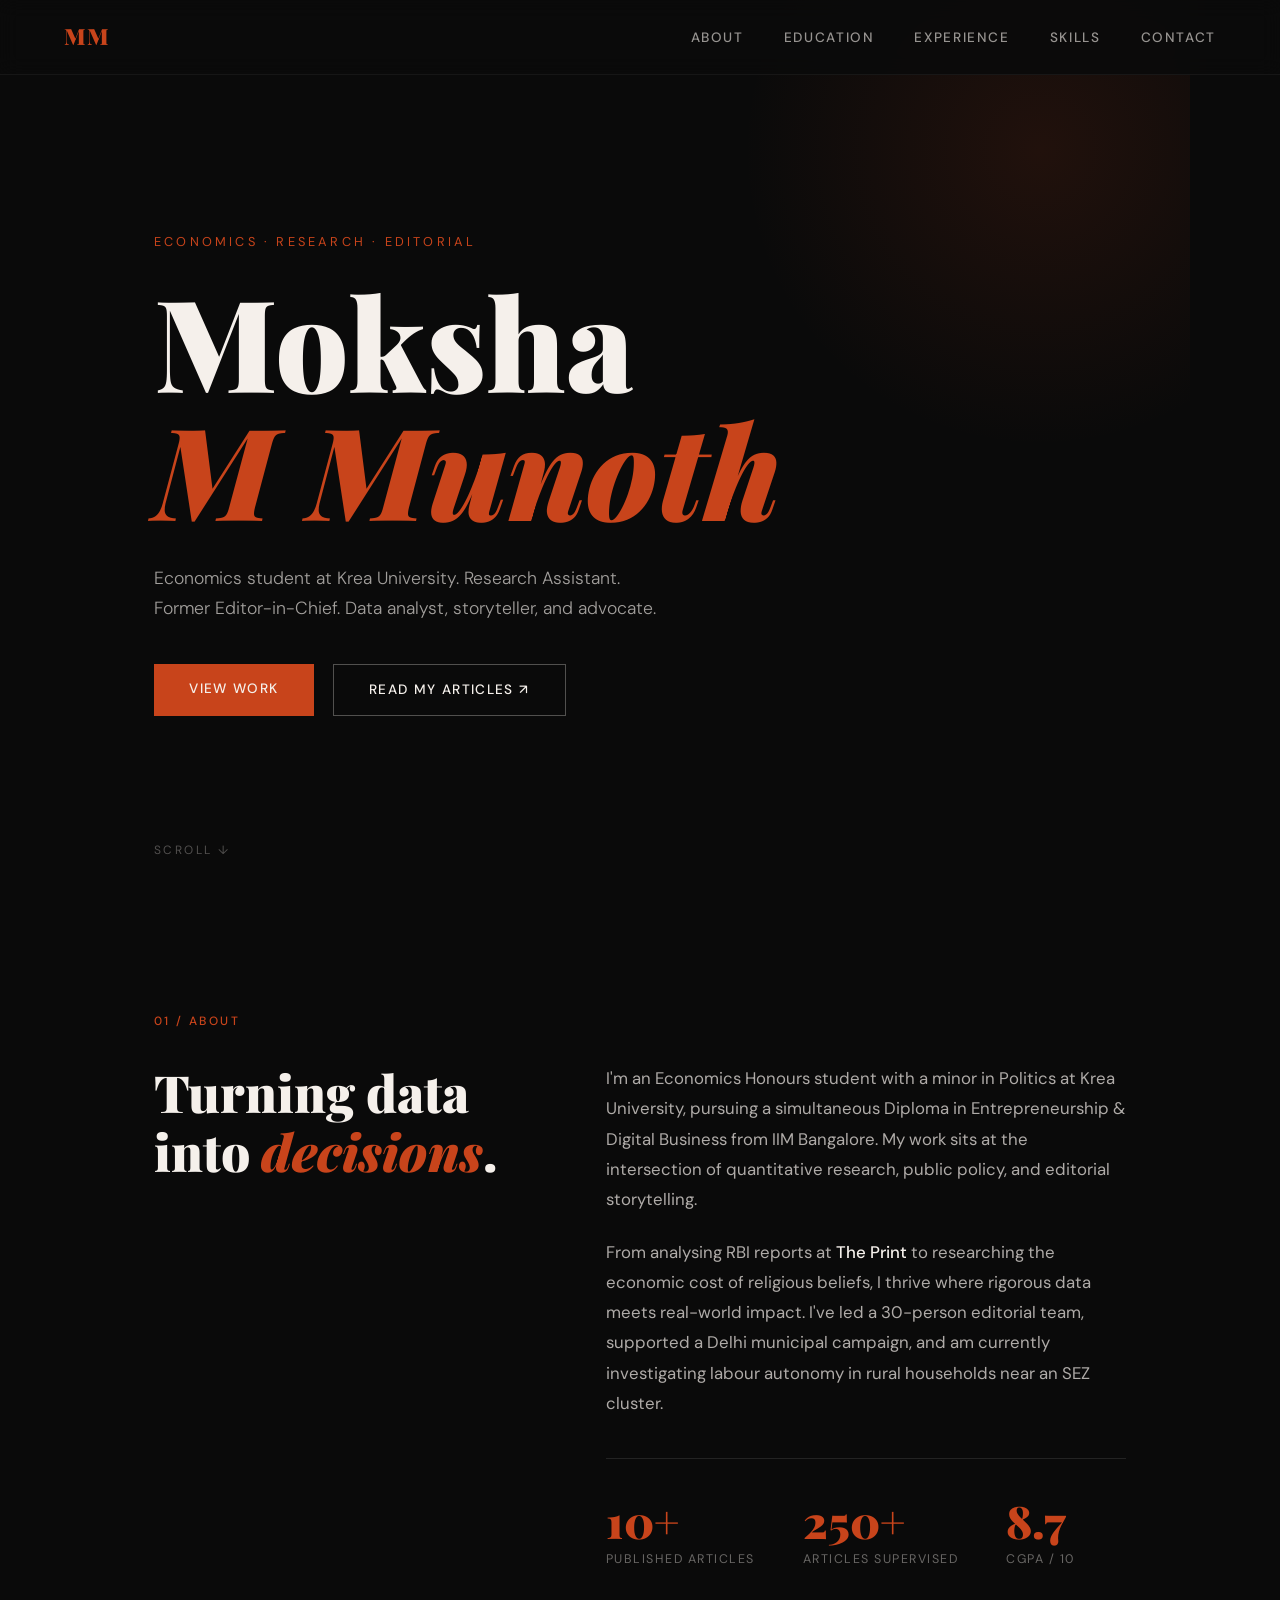
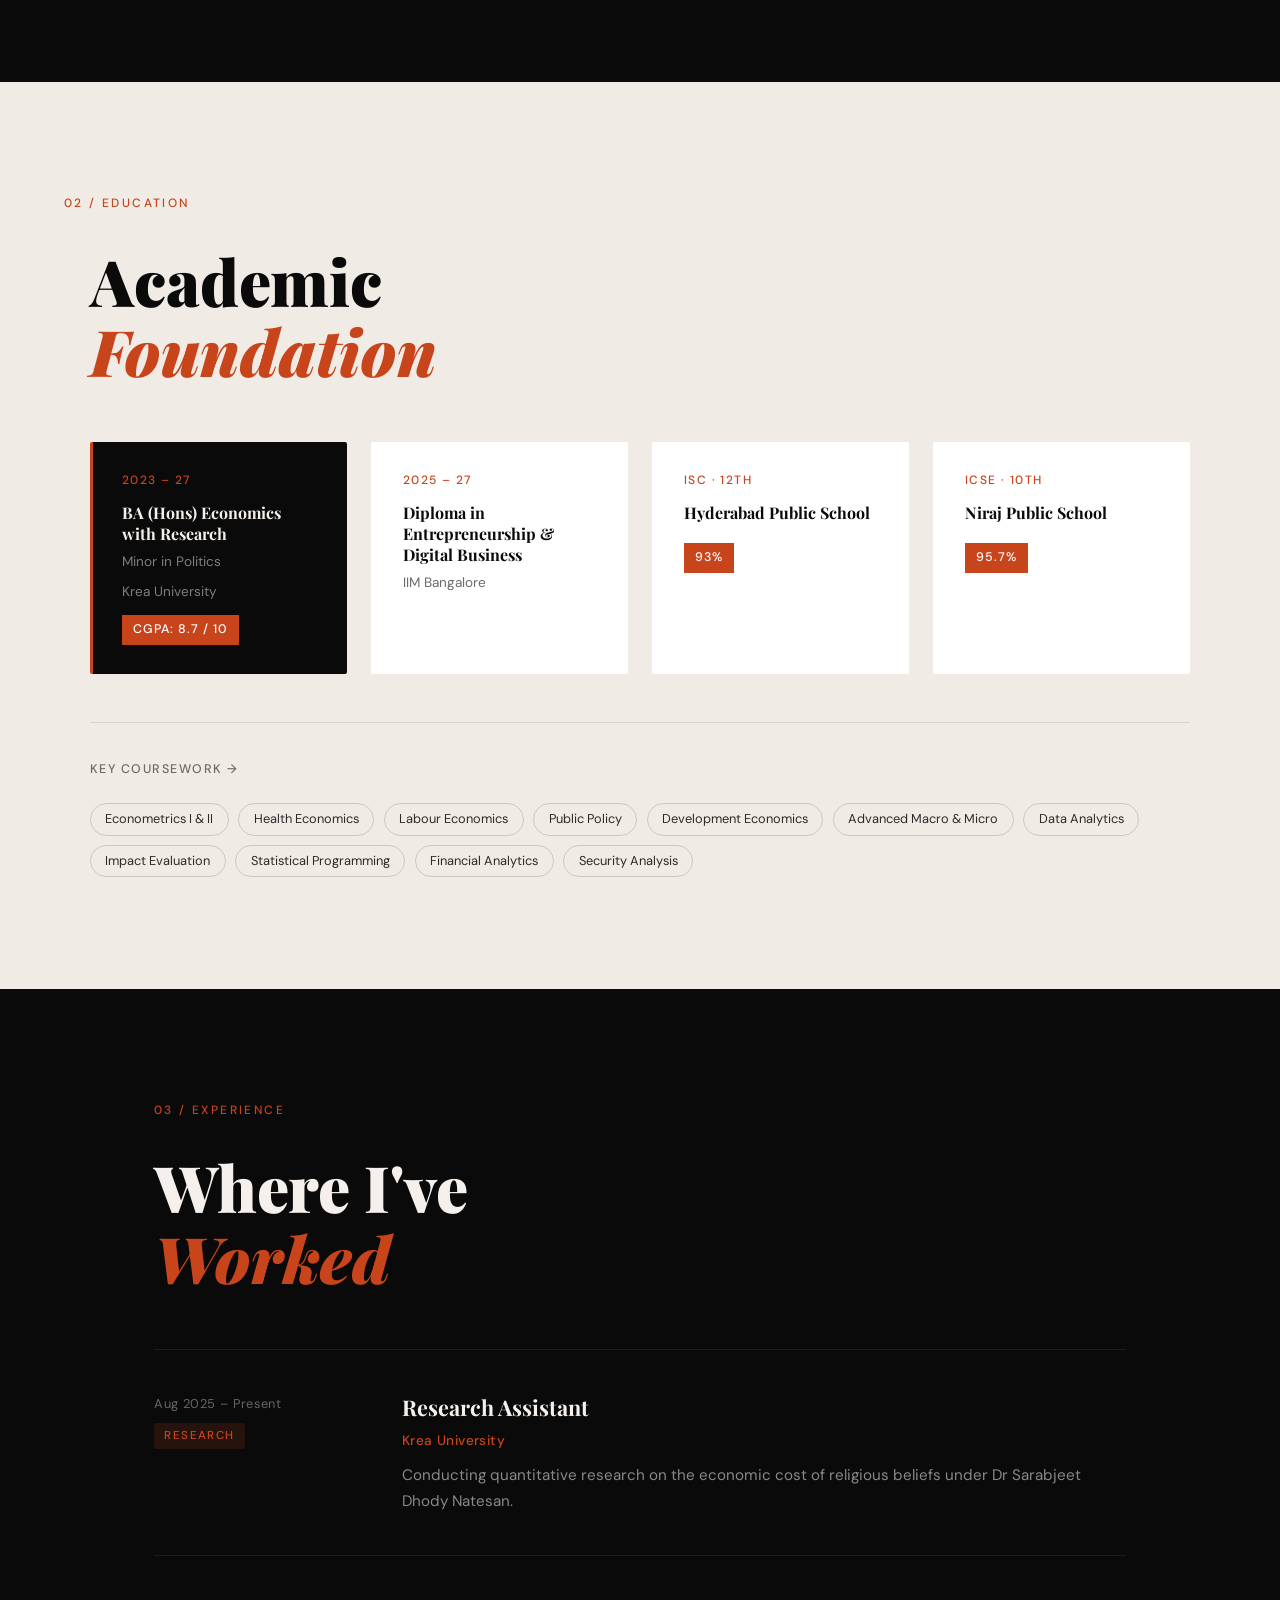
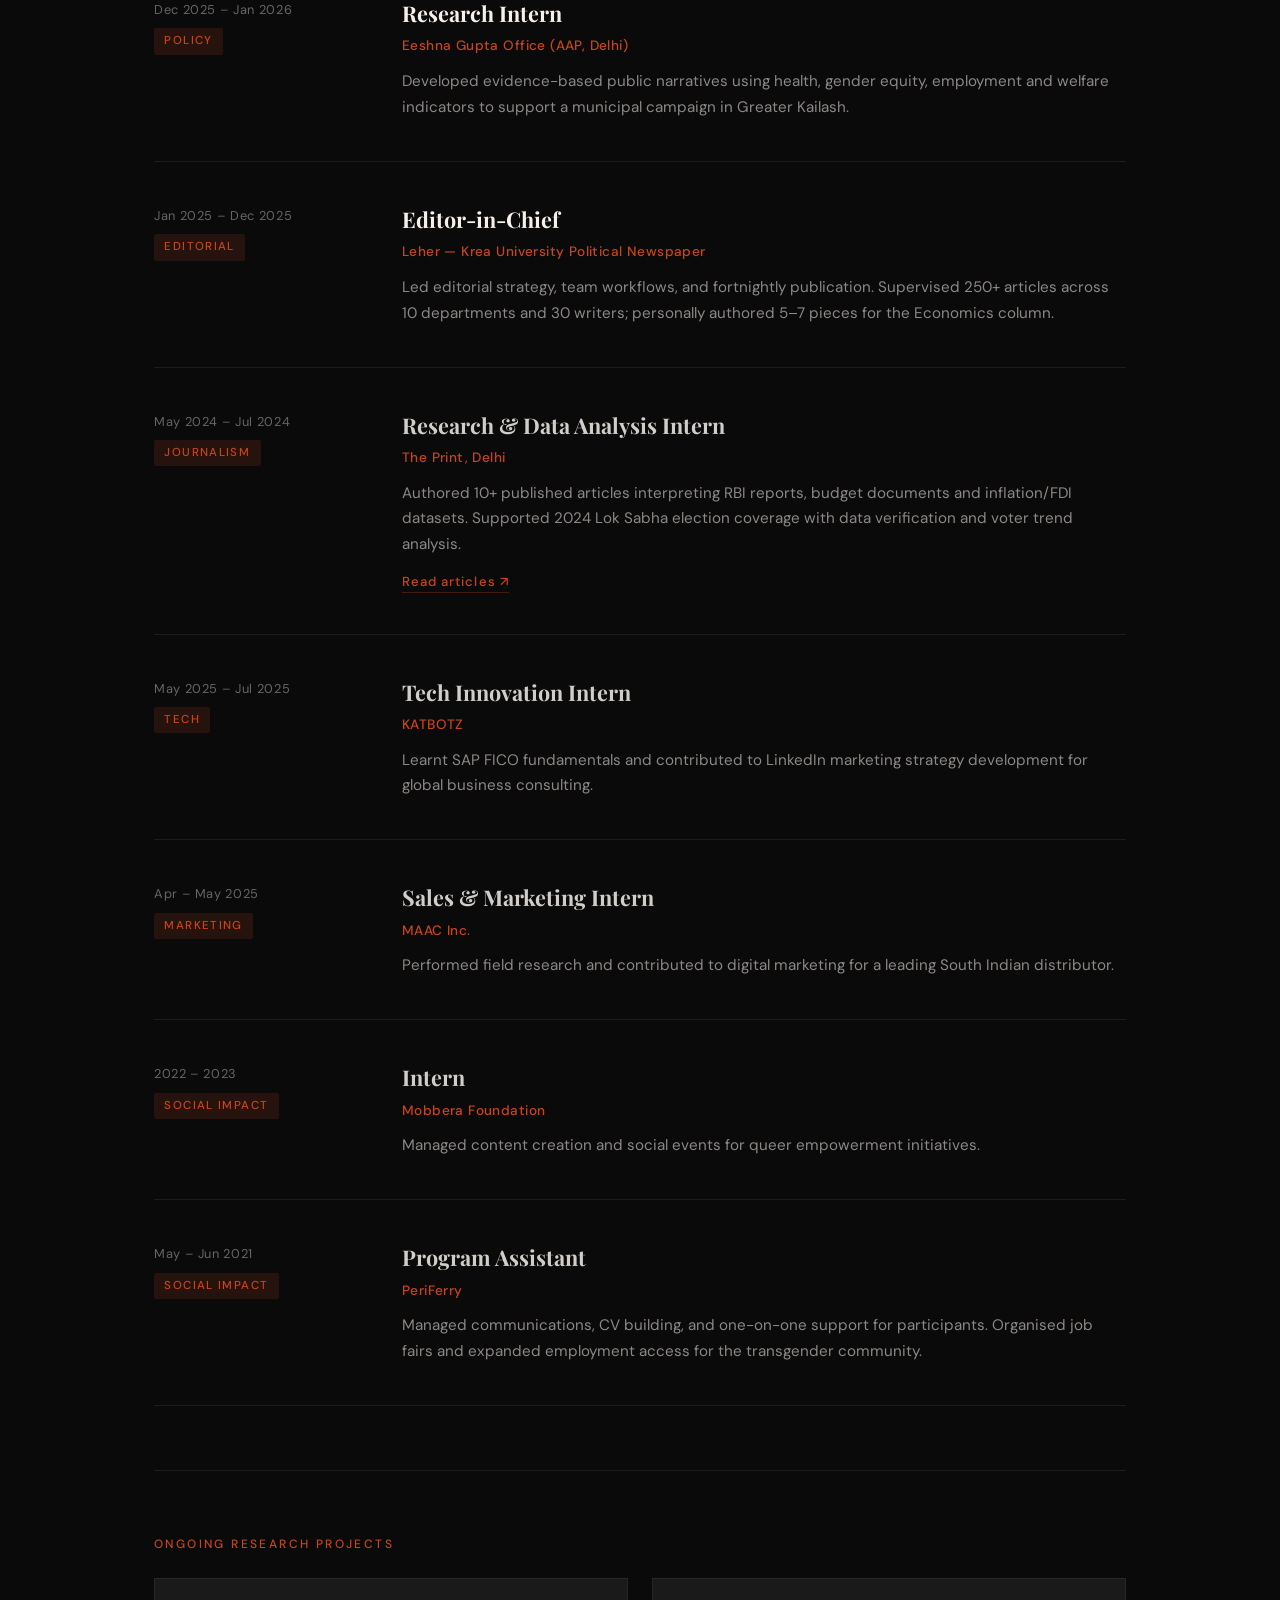
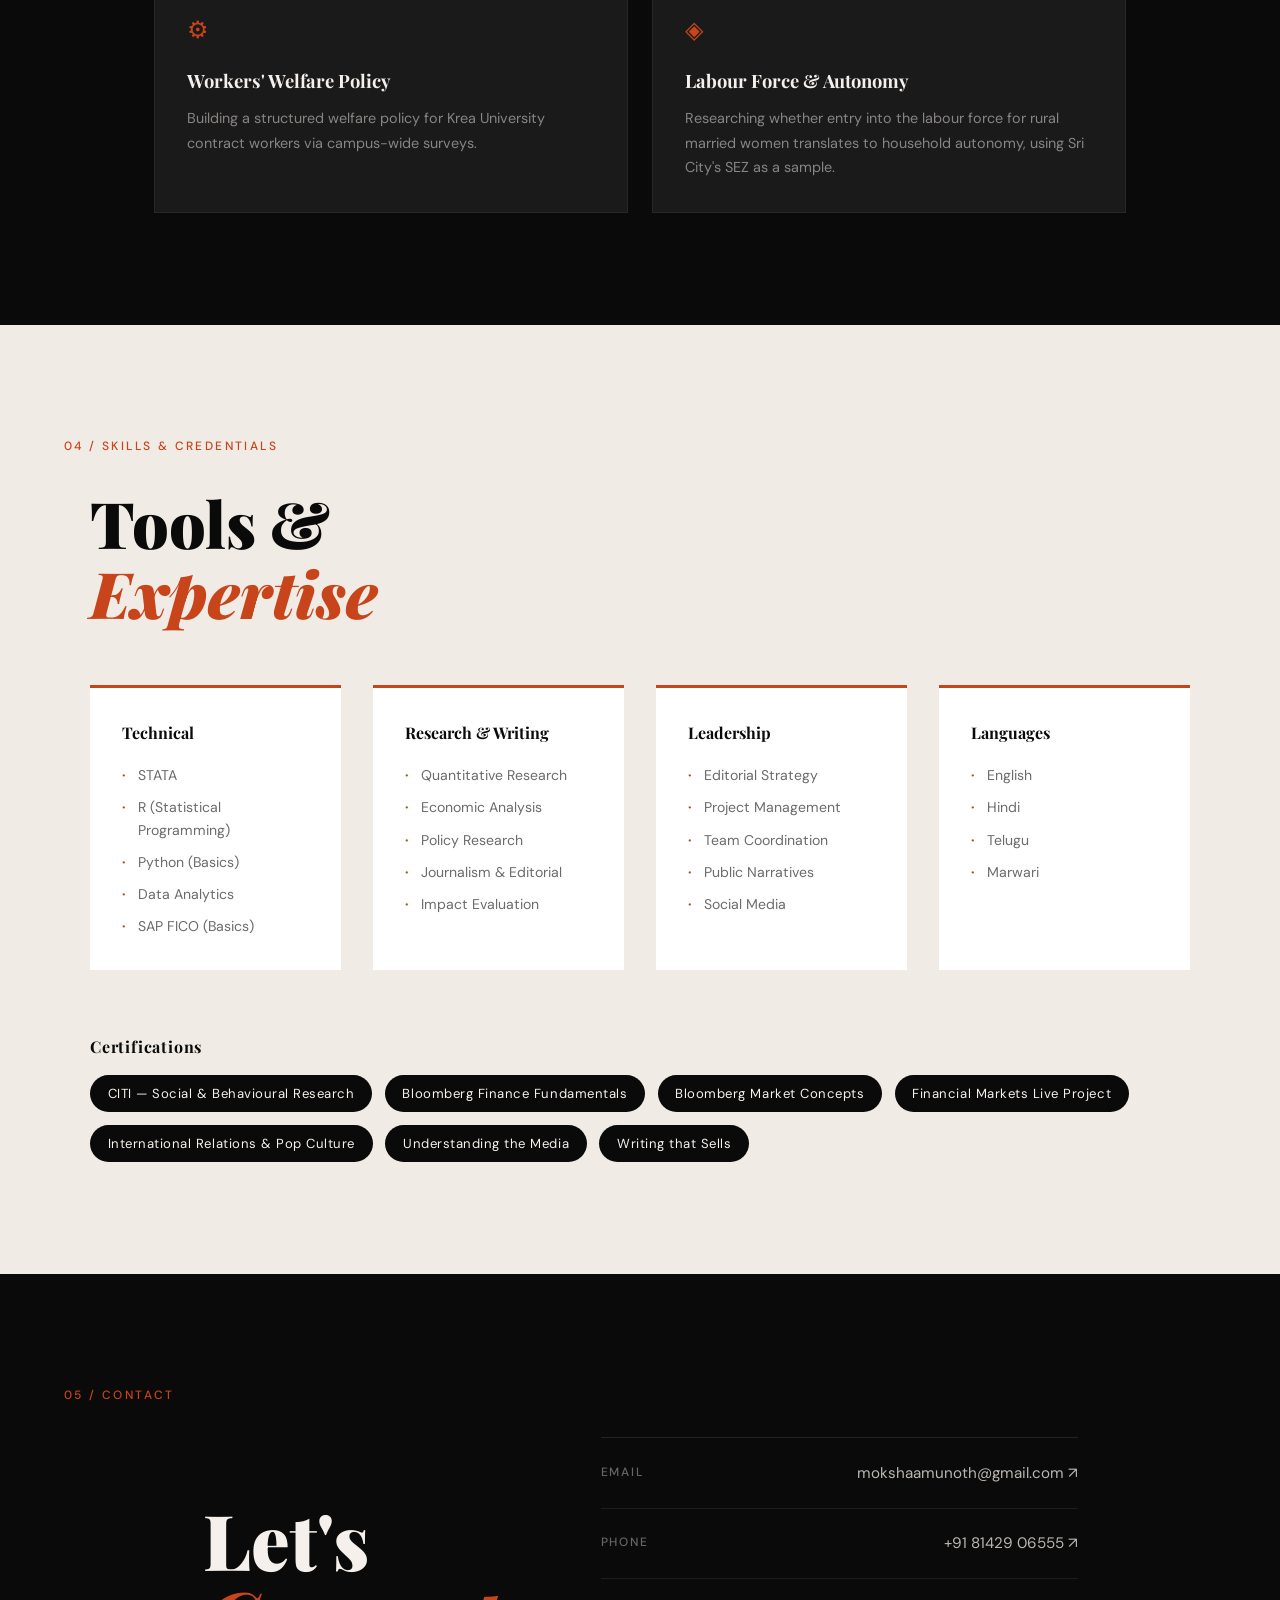
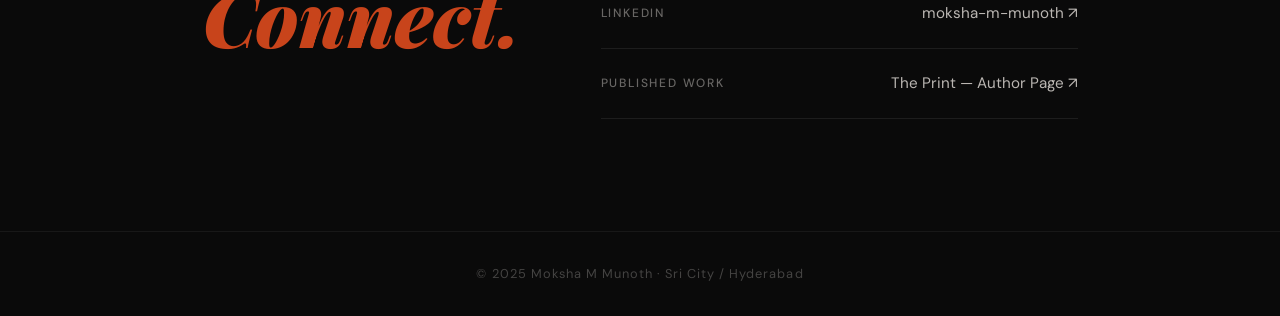
<file: index.html>
<!DOCTYPE html>
<html lang="en">
<head>
  <meta charset="UTF-8" />
  <meta name="viewport" content="width=device-width, initial-scale=1.0" />
  <title>Moksha M Munoth — Economics Researcher</title>
  <link rel="stylesheet" href="style.css" />
  <link href="https://fonts.googleapis.com/css2?family=Playfair+Display:ital,wght@0,700;0,900;1,700&family=DM+Sans:wght@300;400;500&display=swap" rel="stylesheet" />
</head>
<body>

  <!-- NAV -->
  <nav id="navbar">
    <div class="nav-logo">MM</div>
    <ul class="nav-links">
      <li><a href="#about">About</a></li>
      <li><a href="#education">Education</a></li>
      <li><a href="#experience">Experience</a></li>
      <li><a href="#skills">Skills</a></li>
      <li><a href="#contact">Contact</a></li>
    </ul>
  </nav>

  <!-- HERO -->
  <section id="hero">
    <div class="hero-tag">Economics · Research · Editorial</div>
    <h1 class="hero-name">Moksha<br /><em>M Munoth</em></h1>
    <p class="hero-sub">
      Economics student at Krea University. Research Assistant. Former Editor-in-Chief.
      Data analyst, storyteller, and advocate.
    </p>
    <div class="hero-cta">
      <a href="#experience" class="btn-primary">View Work</a>
      <a href="https://theprint.in/author/moksha-munoth/" target="_blank" class="btn-secondary">Read My Articles ↗</a>
    </div>
    <div class="hero-scroll-hint">scroll ↓</div>
  </section>

  <!-- ABOUT -->
  <section id="about">
    <div class="section-label">01 / About</div>
    <div class="about-grid">
      <div class="about-headline">
        <h2>Turning data<br />into <em>decisions</em>.</h2>
      </div>
      <div class="about-text">
        <p>
          I'm an Economics Honours student with a minor in Politics at Krea University,
          pursuing a simultaneous Diploma in Entrepreneurship & Digital Business from IIM Bangalore.
          My work sits at the intersection of quantitative research, public policy, and editorial storytelling.
        </p>
        <p>
          From analysing RBI reports at <strong>The Print</strong> to researching the economic cost
          of religious beliefs, I thrive where rigorous data meets real-world impact. I've led a
          30-person editorial team, supported a Delhi municipal campaign, and am currently
          investigating labour autonomy in rural households near an SEZ cluster.
        </p>
        <div class="about-stats">
          <div class="stat">
            <span class="stat-num">10+</span>
            <span class="stat-label">Published Articles</span>
          </div>
          <div class="stat">
            <span class="stat-num">250+</span>
            <span class="stat-label">Articles Supervised</span>
          </div>
          <div class="stat">
            <span class="stat-num">8.7</span>
            <span class="stat-label">CGPA / 10</span>
          </div>
        </div>
      </div>
    </div>
  </section>

  <!-- EDUCATION -->
  <section id="education">
    <div class="section-label">02 / Education</div>
    <h2 class="section-title">Academic<br /><em>Foundation</em></h2>
    <div class="edu-cards">
      <div class="edu-card featured">
        <div class="edu-year">2023 – 27</div>
        <div class="edu-degree">BA (Hons) Economics with Research</div>
        <div class="edu-minor">Minor in Politics</div>
        <div class="edu-school">Krea University</div>
        <div class="edu-grade">CGPA: 8.7 / 10</div>
      </div>
      <div class="edu-card">
        <div class="edu-year">2025 – 27</div>
        <div class="edu-degree">Diploma in Entrepreneurship &amp; Digital Business</div>
        <div class="edu-school">IIM Bangalore</div>
      </div>
      <div class="edu-card">
        <div class="edu-year">ISC · 12th</div>
        <div class="edu-degree">Hyderabad Public School</div>
        <div class="edu-grade">93%</div>
      </div>
      <div class="edu-card">
        <div class="edu-year">ICSE · 10th</div>
        <div class="edu-degree">Niraj Public School</div>
        <div class="edu-grade">95.7%</div>
      </div>
    </div>

    <div class="coursework-strip">
      <span class="cw-label">Key Coursework →</span>
      <div class="cw-tags">
        <span>Econometrics I &amp; II</span>
        <span>Health Economics</span>
        <span>Labour Economics</span>
        <span>Public Policy</span>
        <span>Development Economics</span>
        <span>Advanced Macro &amp; Micro</span>
        <span>Data Analytics</span>
        <span>Impact Evaluation</span>
        <span>Statistical Programming</span>
        <span>Financial Analytics</span>
        <span>Security Analysis</span>
      </div>
    </div>
  </section>

  <!-- EXPERIENCE -->
  <section id="experience">
    <div class="section-label">03 / Experience</div>
    <h2 class="section-title">Where I've<br /><em>Worked</em></h2>
    <div class="exp-list">

      <div class="exp-item highlight">
        <div class="exp-meta">
          <span class="exp-date">Aug 2025 – Present</span>
          <span class="exp-type">Research</span>
        </div>
        <div class="exp-body">
          <h3>Research Assistant</h3>
          <div class="exp-org">Krea University</div>
          <p>Conducting quantitative research on the economic cost of religious beliefs under Dr Sarabjeet Dhody Natesan.</p>
        </div>
      </div>

      <div class="exp-item highlight">
        <div class="exp-meta">
          <span class="exp-date">Dec 2025 – Jan 2026</span>
          <span class="exp-type">Policy</span>
        </div>
        <div class="exp-body">
          <h3>Research Intern</h3>
          <div class="exp-org">Eeshna Gupta Office (AAP, Delhi)</div>
          <p>Developed evidence-based public narratives using health, gender equity, employment and welfare indicators to support a municipal campaign in Greater Kailash.</p>
        </div>
      </div>

      <div class="exp-item highlight">
        <div class="exp-meta">
          <span class="exp-date">Jan 2025 – Dec 2025</span>
          <span class="exp-type">Editorial</span>
        </div>
        <div class="exp-body">
          <h3>Editor-in-Chief</h3>
          <div class="exp-org">Leher — Krea University Political Newspaper</div>
          <p>Led editorial strategy, team workflows, and fortnightly publication. Supervised 250+ articles across 10 departments and 30 writers; personally authored 5–7 pieces for the Economics column.</p>
        </div>
      </div>

      <div class="exp-item">
        <div class="exp-meta">
          <span class="exp-date">May 2024 – Jul 2024</span>
          <span class="exp-type">Journalism</span>
        </div>
        <div class="exp-body">
          <h3>Research &amp; Data Analysis Intern</h3>
          <div class="exp-org">The Print, Delhi</div>
          <p>Authored 10+ published articles interpreting RBI reports, budget documents and inflation/FDI datasets. Supported 2024 Lok Sabha election coverage with data verification and voter trend analysis.</p>
          <a href="https://theprint.in/author/moksha-munoth/" target="_blank" class="exp-link">Read articles ↗</a>
        </div>
      </div>

      <div class="exp-item">
        <div class="exp-meta">
          <span class="exp-date">May 2025 – Jul 2025</span>
          <span class="exp-type">Tech</span>
        </div>
        <div class="exp-body">
          <h3>Tech Innovation Intern</h3>
          <div class="exp-org">KATBOTZ</div>
          <p>Learnt SAP FICO fundamentals and contributed to LinkedIn marketing strategy development for global business consulting.</p>
        </div>
      </div>

      <div class="exp-item">
        <div class="exp-meta">
          <span class="exp-date">Apr – May 2025</span>
          <span class="exp-type">Marketing</span>
        </div>
        <div class="exp-body">
          <h3>Sales &amp; Marketing Intern</h3>
          <div class="exp-org">MAAC Inc.</div>
          <p>Performed field research and contributed to digital marketing for a leading South Indian distributor.</p>
        </div>
      </div>

      <div class="exp-item">
        <div class="exp-meta">
          <span class="exp-date">2022 – 2023</span>
          <span class="exp-type">Social Impact</span>
        </div>
        <div class="exp-body">
          <h3>Intern</h3>
          <div class="exp-org">Mobbera Foundation</div>
          <p>Managed content creation and social events for queer empowerment initiatives.</p>
        </div>
      </div>

      <div class="exp-item">
        <div class="exp-meta">
          <span class="exp-date">May – Jun 2021</span>
          <span class="exp-type">Social Impact</span>
        </div>
        <div class="exp-body">
          <h3>Program Assistant</h3>
          <div class="exp-org">PeriFerry</div>
          <p>Managed communications, CV building, and one-on-one support for participants. Organised job fairs and expanded employment access for the transgender community.</p>
        </div>
      </div>

    </div>

    <!-- Ongoing Projects -->
    <div class="projects-block">
      <div class="section-label" style="position:static; margin-bottom: 1.5rem;">Ongoing Research Projects</div>
      <div class="projects-grid">
        <div class="project-card">
          <div class="project-icon">⚙</div>
          <h4>Workers' Welfare Policy</h4>
          <p>Building a structured welfare policy for Krea University contract workers via campus-wide surveys.</p>
        </div>
        <div class="project-card">
          <div class="project-icon">◈</div>
          <h4>Labour Force &amp; Autonomy</h4>
          <p>Researching whether entry into the labour force for rural married women translates to household autonomy, using Sri City's SEZ as a sample.</p>
        </div>
      </div>
    </div>
  </section>

  <!-- SKILLS -->
  <section id="skills">
    <div class="section-label">04 / Skills &amp; Credentials</div>
    <h2 class="section-title">Tools &amp;<br /><em>Expertise</em></h2>

    <div class="skills-grid">
      <div class="skill-block">
        <h4>Technical</h4>
        <ul>
          <li>STATA</li>
          <li>R (Statistical Programming)</li>
          <li>Python (Basics)</li>
          <li>Data Analytics</li>
          <li>SAP FICO (Basics)</li>
        </ul>
      </div>
      <div class="skill-block">
        <h4>Research &amp; Writing</h4>
        <ul>
          <li>Quantitative Research</li>
          <li>Economic Analysis</li>
          <li>Policy Research</li>
          <li>Journalism &amp; Editorial</li>
          <li>Impact Evaluation</li>
        </ul>
      </div>
      <div class="skill-block">
        <h4>Leadership</h4>
        <ul>
          <li>Editorial Strategy</li>
          <li>Project Management</li>
          <li>Team Coordination</li>
          <li>Public Narratives</li>
          <li>Social Media</li>
        </ul>
      </div>
      <div class="skill-block">
        <h4>Languages</h4>
        <ul>
          <li>English</li>
          <li>Hindi</li>
          <li>Telugu</li>
          <li>Marwari</li>
        </ul>
      </div>
    </div>

    <div class="certs-section">
      <h4 class="certs-title">Certifications</h4>
      <div class="certs-list">
        <div class="cert-pill">CITI — Social &amp; Behavioural Research</div>
        <div class="cert-pill">Bloomberg Finance Fundamentals</div>
        <div class="cert-pill">Bloomberg Market Concepts</div>
        <div class="cert-pill">Financial Markets Live Project</div>
        <div class="cert-pill">International Relations &amp; Pop Culture</div>
        <div class="cert-pill">Understanding the Media</div>
        <div class="cert-pill">Writing that Sells</div>
      </div>
    </div>
  </section>

  <!-- CONTACT -->
  <section id="contact">
    <div class="section-label">05 / Contact</div>
    <div class="contact-inner">
      <h2 class="contact-heading">Let's<br /><em>Connect.</em></h2>
      <div class="contact-links">
        <a href="mailto:mokshaamunoth@gmail.com" class="contact-item">
          <span class="ci-label">Email</span>
          <span class="ci-val">mokshaamunoth@gmail.com ↗</span>
        </a>
        <a href="tel:+918142906555" class="contact-item">
          <span class="ci-label">Phone</span>
          <span class="ci-val">+91 81429 06555 ↗</span>
        </a>
        <a href="https://www.linkedin.com/in/moksha-m-munoth-b474b3334" target="_blank" class="contact-item">
          <span class="ci-label">LinkedIn</span>
          <span class="ci-val">moksha-m-munoth ↗</span>
        </a>
        <a href="https://theprint.in/author/moksha-munoth/" target="_blank" class="contact-item">
          <span class="ci-label">Published Work</span>
          <span class="ci-val">The Print — Author Page ↗</span>
        </a>
      </div>
    </div>
  </section>

  <footer>
    <p>© 2025 Moksha M Munoth · Sri City / Hyderabad</p>
  </footer>

</body>
</html>
</file>
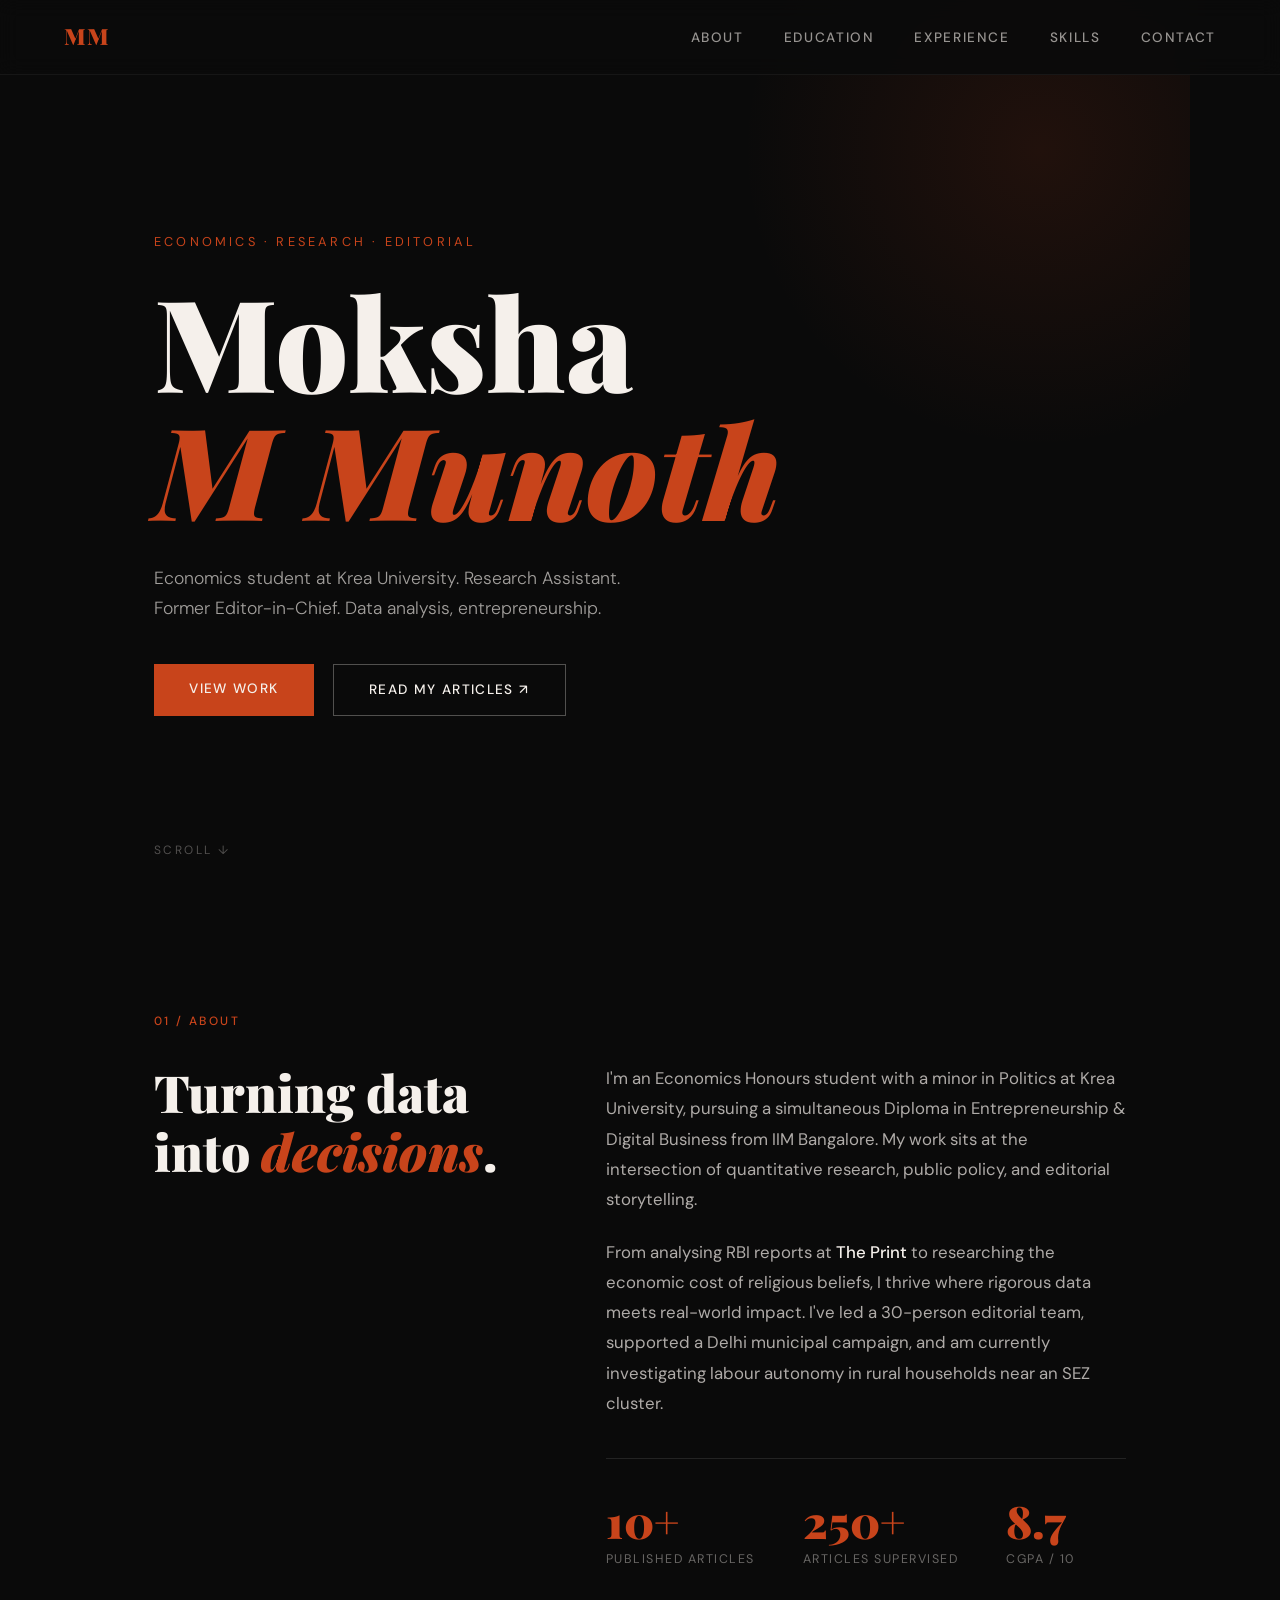
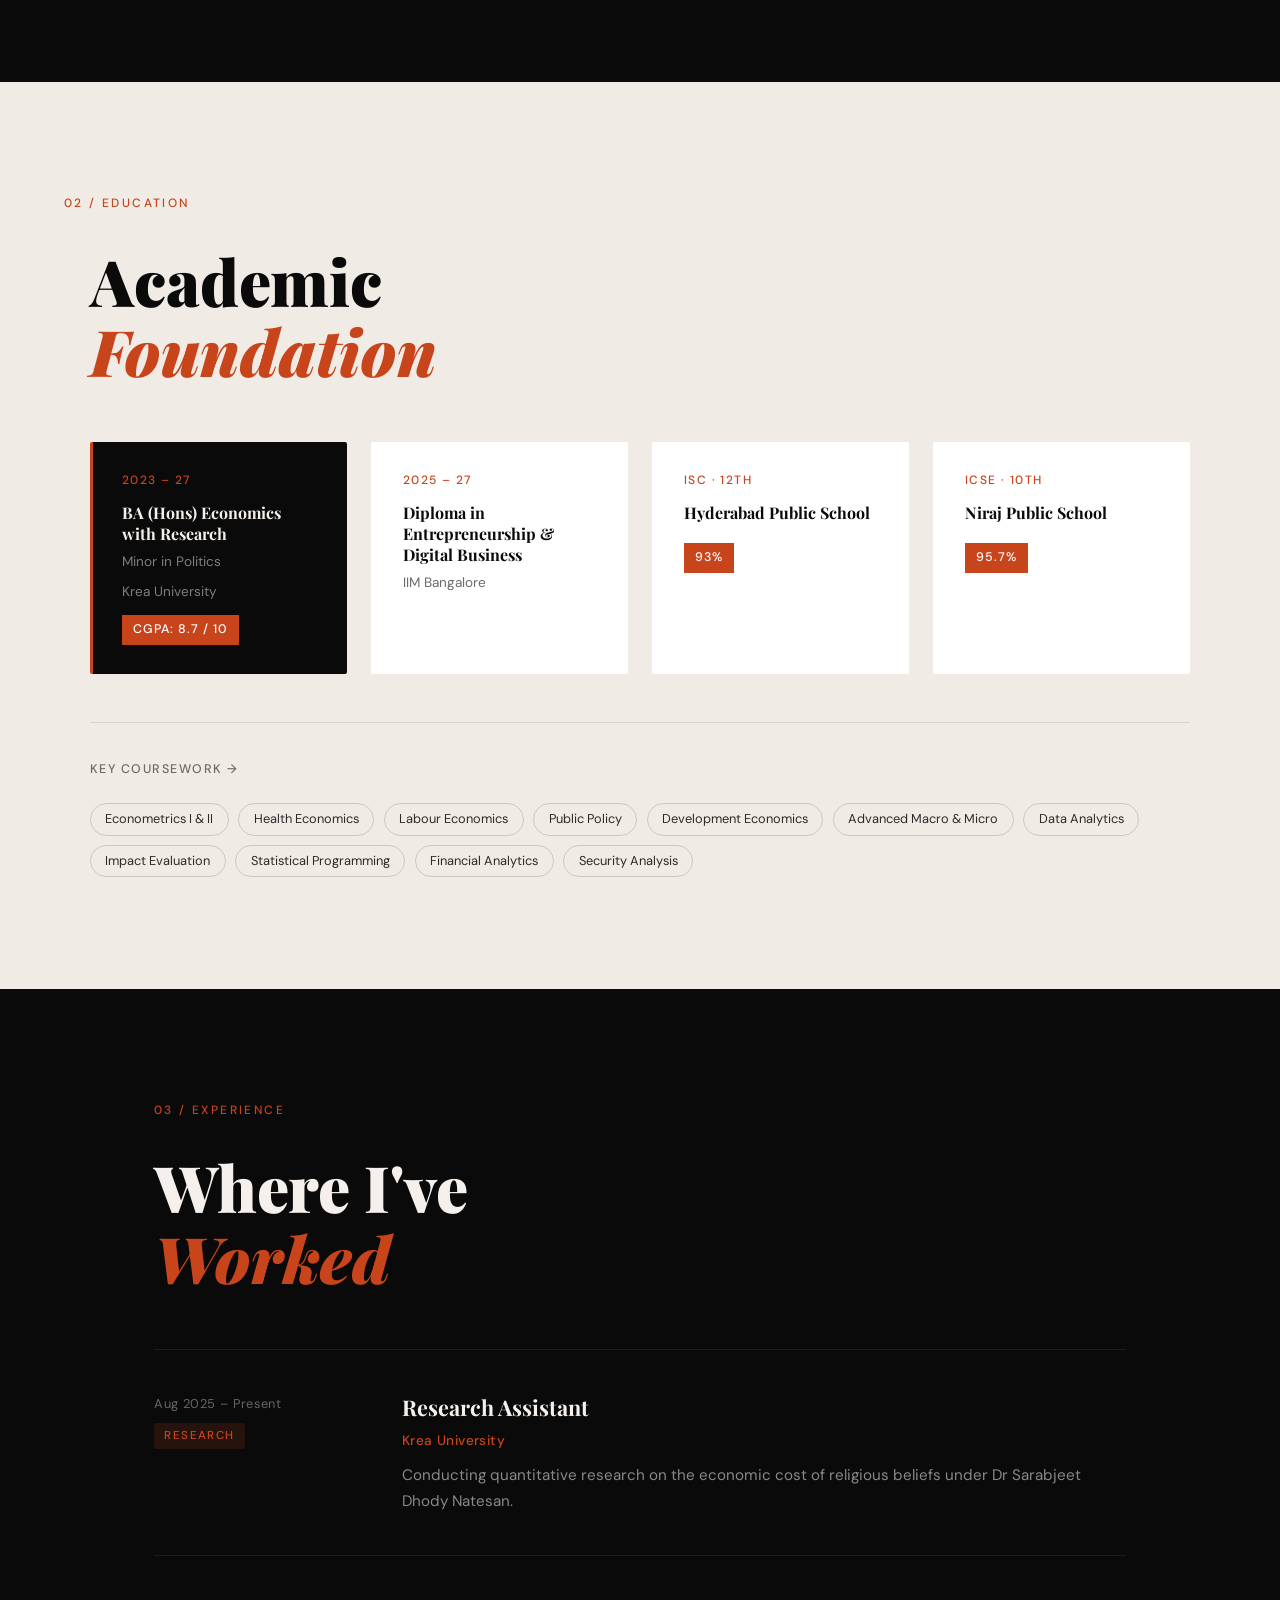
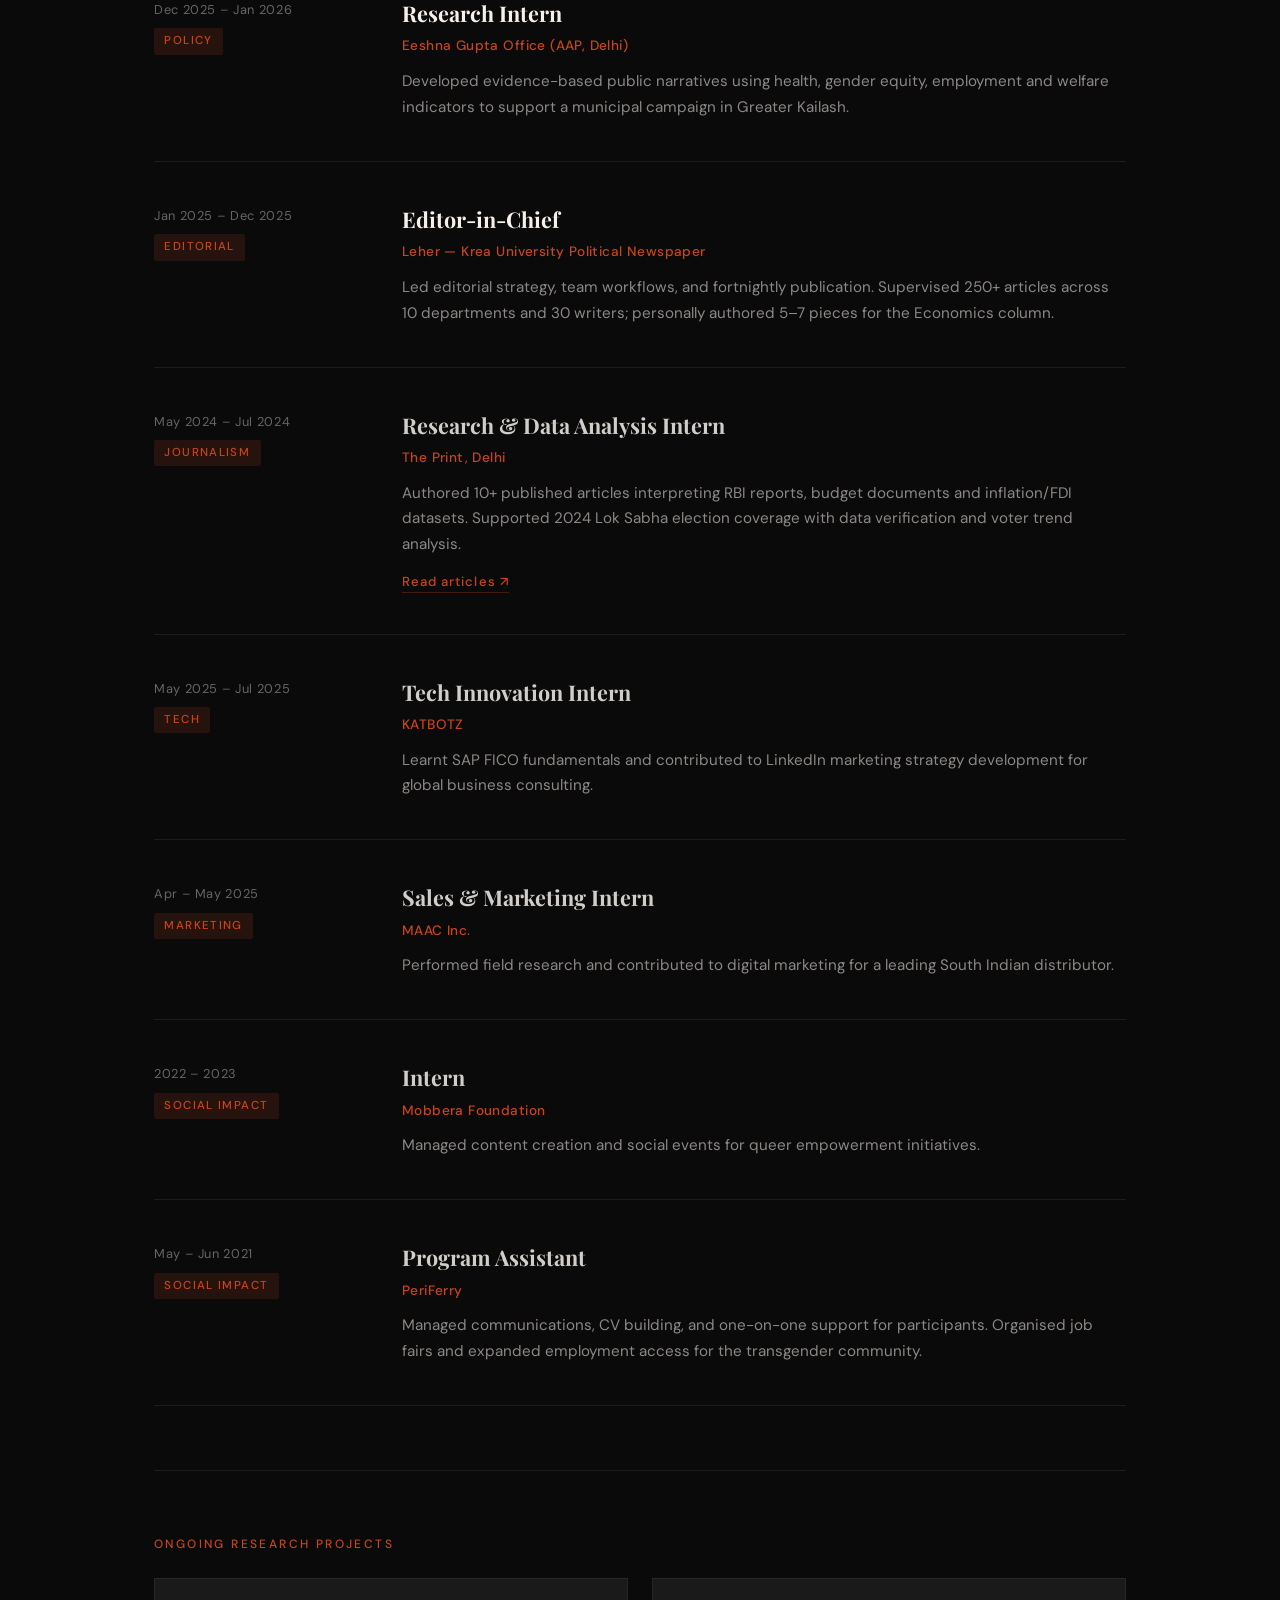
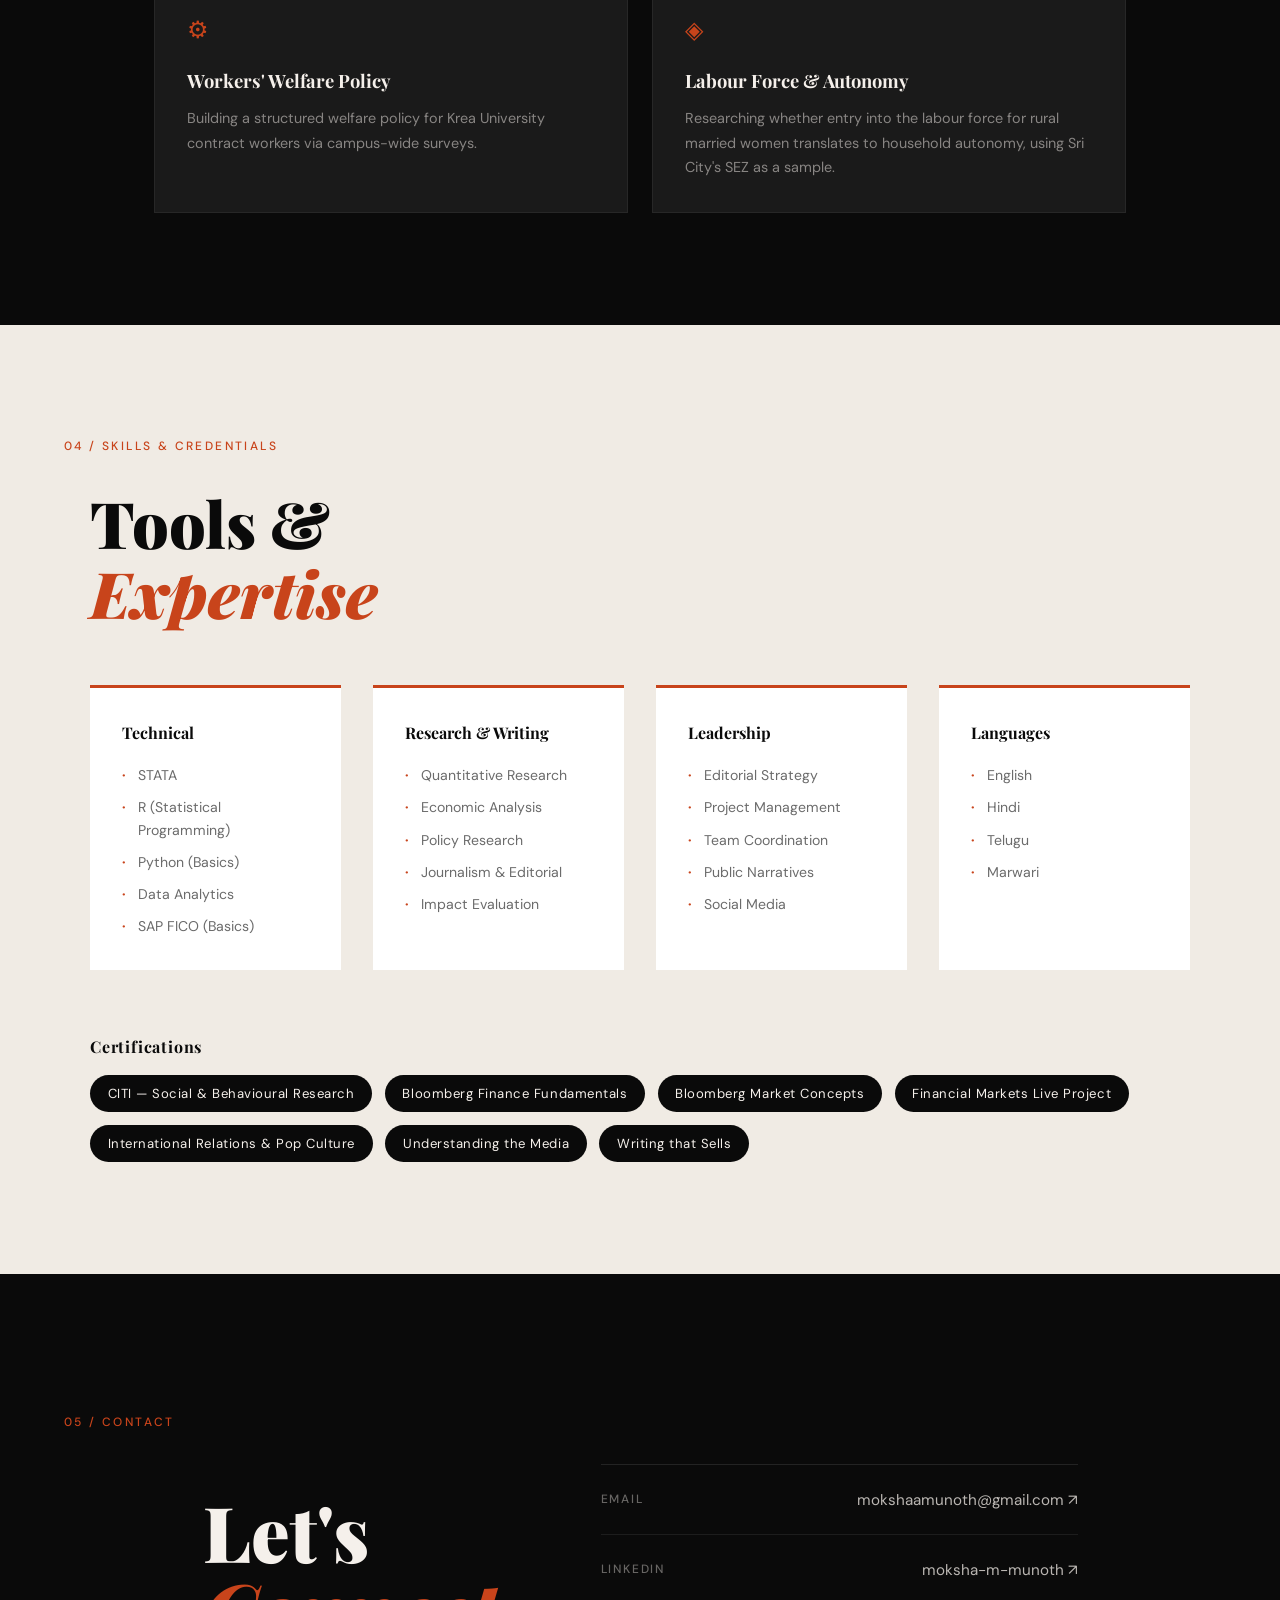
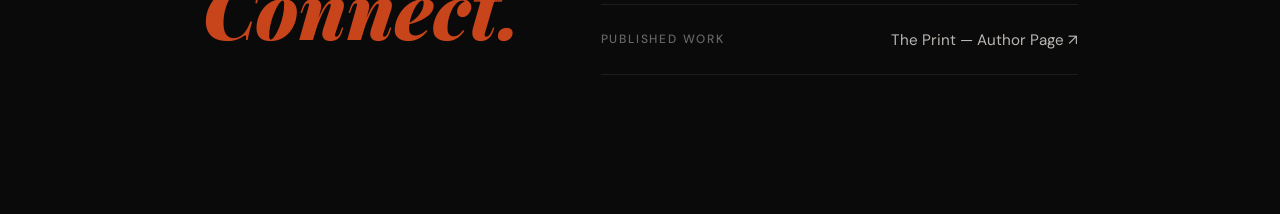
<file: docs/index.html>
<!DOCTYPE html>
<html lang="en">
<head>
  <meta charset="UTF-8" />
  <meta name="viewport" content="width=device-width, initial-scale=1.0" />
  <title>Moksha M Munoth — Economics Researcher</title>
  <link rel="stylesheet" href="style.css" />
  <link href="https://fonts.googleapis.com/css2?family=Playfair+Display:ital,wght@0,700;0,900;1,700&family=DM+Sans:wght@300;400;500&display=swap" rel="stylesheet" />
</head>
<body>

  <!-- NAV -->
  <nav id="navbar">
    <div class="nav-logo">MM</div>
    <ul class="nav-links">
      <li><a href="#about">About</a></li>
      <li><a href="#education">Education</a></li>
      <li><a href="#experience">Experience</a></li>
      <li><a href="#skills">Skills</a></li>
      <li><a href="#contact">Contact</a></li>
    </ul>
  </nav>

  <!-- HERO -->
  <section id="hero">
    <div class="hero-tag">Economics · Research · Editorial</div>
    <h1 class="hero-name">Moksha<br /><em>M Munoth</em></h1>
    <p class="hero-sub">
      Economics student at Krea University. Research Assistant. Former Editor-in-Chief.
      Data analysis, entrepreneurship.
    </p>
    <div class="hero-cta">
      <a href="#experience" class="btn-primary">View Work</a>
      <a href="https://theprint.in/author/moksha-munoth/" target="_blank" class="btn-secondary">Read My Articles ↗</a>
    </div>
    <div class="hero-scroll-hint">scroll ↓</div>
  </section>

  <!-- ABOUT -->
  <section id="about">
    <div class="section-label">01 / About</div>
    <div class="about-grid">
      <div class="about-headline">
        <h2>Turning data<br />into <em>decisions</em>.</h2>
      </div>
      <div class="about-text">
        <p>
          I'm an Economics Honours student with a minor in Politics at Krea University,
          pursuing a simultaneous Diploma in Entrepreneurship & Digital Business from IIM Bangalore.
          My work sits at the intersection of quantitative research, public policy, and editorial storytelling.
        </p>
        <p>
          From analysing RBI reports at <strong>The Print</strong> to researching the economic cost
          of religious beliefs, I thrive where rigorous data meets real-world impact. I've led a
          30-person editorial team, supported a Delhi municipal campaign, and am currently
          investigating labour autonomy in rural households near an SEZ cluster.
        </p>
        <div class="about-stats">
          <div class="stat">
            <span class="stat-num">10+</span>
            <span class="stat-label">Published Articles</span>
          </div>
          <div class="stat">
            <span class="stat-num">250+</span>
            <span class="stat-label">Articles Supervised</span>
          </div>
          <div class="stat">
            <span class="stat-num">8.7</span>
            <span class="stat-label">CGPA / 10</span>
          </div>
        </div>
      </div>
    </div>
  </section>

  <!-- EDUCATION -->
  <section id="education">
    <div class="section-label">02 / Education</div>
    <h2 class="section-title">Academic<br /><em>Foundation</em></h2>
    <div class="edu-cards">
      <div class="edu-card featured">
        <div class="edu-year">2023 – 27</div>
        <div class="edu-degree">BA (Hons) Economics with Research</div>
        <div class="edu-minor">Minor in Politics</div>
        <div class="edu-school">Krea University</div>
        <div class="edu-grade">CGPA: 8.7 / 10</div>
      </div>
      <div class="edu-card">
        <div class="edu-year">2025 – 27</div>
        <div class="edu-degree">Diploma in Entrepreneurship &amp; Digital Business</div>
        <div class="edu-school">IIM Bangalore</div>
      </div>
      <div class="edu-card">
        <div class="edu-year">ISC · 12th</div>
        <div class="edu-degree">Hyderabad Public School</div>
        <div class="edu-grade">93%</div>
      </div>
      <div class="edu-card">
        <div class="edu-year">ICSE · 10th</div>
        <div class="edu-degree">Niraj Public School</div>
        <div class="edu-grade">95.7%</div>
      </div>
    </div>

    <div class="coursework-strip">
      <span class="cw-label">Key Coursework →</span>
      <div class="cw-tags">
        <span>Econometrics I &amp; II</span>
        <span>Health Economics</span>
        <span>Labour Economics</span>
        <span>Public Policy</span>
        <span>Development Economics</span>
        <span>Advanced Macro &amp; Micro</span>
        <span>Data Analytics</span>
        <span>Impact Evaluation</span>
        <span>Statistical Programming</span>
        <span>Financial Analytics</span>
        <span>Security Analysis</span>
      </div>
    </div>
  </section>

  <!-- EXPERIENCE -->
  <section id="experience">
    <div class="section-label">03 / Experience</div>
    <h2 class="section-title">Where I've<br /><em>Worked</em></h2>
    <div class="exp-list">

      <div class="exp-item highlight">
        <div class="exp-meta">
          <span class="exp-date">Aug 2025 – Present</span>
          <span class="exp-type">Research</span>
        </div>
        <div class="exp-body">
          <h3>Research Assistant</h3>
          <div class="exp-org">Krea University</div>
          <p>Conducting quantitative research on the economic cost of religious beliefs under Dr Sarabjeet Dhody Natesan.</p>
        </div>
      </div>

      <div class="exp-item highlight">
        <div class="exp-meta">
          <span class="exp-date">Dec 2025 – Jan 2026</span>
          <span class="exp-type">Policy</span>
        </div>
        <div class="exp-body">
          <h3>Research Intern</h3>
          <div class="exp-org">Eeshna Gupta Office (AAP, Delhi)</div>
          <p>Developed evidence-based public narratives using health, gender equity, employment and welfare indicators to support a municipal campaign in Greater Kailash.</p>
        </div>
      </div>

      <div class="exp-item highlight">
        <div class="exp-meta">
          <span class="exp-date">Jan 2025 – Dec 2025</span>
          <span class="exp-type">Editorial</span>
        </div>
        <div class="exp-body">
          <h3>Editor-in-Chief</h3>
          <div class="exp-org">Leher — Krea University Political Newspaper</div>
          <p>Led editorial strategy, team workflows, and fortnightly publication. Supervised 250+ articles across 10 departments and 30 writers; personally authored 5–7 pieces for the Economics column.</p>
        </div>
      </div>

      <div class="exp-item">
        <div class="exp-meta">
          <span class="exp-date">May 2024 – Jul 2024</span>
          <span class="exp-type">Journalism</span>
        </div>
        <div class="exp-body">
          <h3>Research &amp; Data Analysis Intern</h3>
          <div class="exp-org">The Print, Delhi</div>
          <p>Authored 10+ published articles interpreting RBI reports, budget documents and inflation/FDI datasets. Supported 2024 Lok Sabha election coverage with data verification and voter trend analysis.</p>
          <a href="https://theprint.in/author/moksha-munoth/" target="_blank" class="exp-link">Read articles ↗</a>
        </div>
      </div>

      <div class="exp-item">
        <div class="exp-meta">
          <span class="exp-date">May 2025 – Jul 2025</span>
          <span class="exp-type">Tech</span>
        </div>
        <div class="exp-body">
          <h3>Tech Innovation Intern</h3>
          <div class="exp-org">KATBOTZ</div>
          <p>Learnt SAP FICO fundamentals and contributed to LinkedIn marketing strategy development for global business consulting.</p>
        </div>
      </div>

      <div class="exp-item">
        <div class="exp-meta">
          <span class="exp-date">Apr – May 2025</span>
          <span class="exp-type">Marketing</span>
        </div>
        <div class="exp-body">
          <h3>Sales &amp; Marketing Intern</h3>
          <div class="exp-org">MAAC Inc.</div>
          <p>Performed field research and contributed to digital marketing for a leading South Indian distributor.</p>
        </div>
      </div>

      <div class="exp-item">
        <div class="exp-meta">
          <span class="exp-date">2022 – 2023</span>
          <span class="exp-type">Social Impact</span>
        </div>
        <div class="exp-body">
          <h3>Intern</h3>
          <div class="exp-org">Mobbera Foundation</div>
          <p>Managed content creation and social events for queer empowerment initiatives.</p>
        </div>
      </div>

      <div class="exp-item">
        <div class="exp-meta">
          <span class="exp-date">May – Jun 2021</span>
          <span class="exp-type">Social Impact</span>
        </div>
        <div class="exp-body">
          <h3>Program Assistant</h3>
          <div class="exp-org">PeriFerry</div>
          <p>Managed communications, CV building, and one-on-one support for participants. Organised job fairs and expanded employment access for the transgender community.</p>
        </div>
      </div>

    </div>

    <!-- Ongoing Projects -->
    <div class="projects-block">
      <div class="section-label" style="position:static; margin-bottom: 1.5rem;">Ongoing Research Projects</div>
      <div class="projects-grid">
        <div class="project-card">
          <div class="project-icon">⚙</div>
          <h4>Workers' Welfare Policy</h4>
          <p>Building a structured welfare policy for Krea University contract workers via campus-wide surveys.</p>
        </div>
        <div class="project-card">
          <div class="project-icon">◈</div>
          <h4>Labour Force &amp; Autonomy</h4>
          <p>Researching whether entry into the labour force for rural married women translates to household autonomy, using Sri City's SEZ as a sample.</p>
        </div>
      </div>
    </div>
  </section>

  <!-- SKILLS -->
  <section id="skills">
    <div class="section-label">04 / Skills &amp; Credentials</div>
    <h2 class="section-title">Tools &amp;<br /><em>Expertise</em></h2>

    <div class="skills-grid">
      <div class="skill-block">
        <h4>Technical</h4>
        <ul>
          <li>STATA</li>
          <li>R (Statistical Programming)</li>
          <li>Python (Basics)</li>
          <li>Data Analytics</li>
          <li>SAP FICO (Basics)</li>
        </ul>
      </div>
      <div class="skill-block">
        <h4>Research &amp; Writing</h4>
        <ul>
          <li>Quantitative Research</li>
          <li>Economic Analysis</li>
          <li>Policy Research</li>
          <li>Journalism &amp; Editorial</li>
          <li>Impact Evaluation</li>
        </ul>
      </div>
      <div class="skill-block">
        <h4>Leadership</h4>
        <ul>
          <li>Editorial Strategy</li>
          <li>Project Management</li>
          <li>Team Coordination</li>
          <li>Public Narratives</li>
          <li>Social Media</li>
        </ul>
      </div>
      <div class="skill-block">
        <h4>Languages</h4>
        <ul>
          <li>English</li>
          <li>Hindi</li>
          <li>Telugu</li>
          <li>Marwari</li>
        </ul>
      </div>
    </div>

    <div class="certs-section">
      <h4 class="certs-title">Certifications</h4>
      <div class="certs-list">
        <div class="cert-pill">CITI — Social &amp; Behavioural Research</div>
        <div class="cert-pill">Bloomberg Finance Fundamentals</div>
        <div class="cert-pill">Bloomberg Market Concepts</div>
        <div class="cert-pill">Financial Markets Live Project</div>
        <div class="cert-pill">International Relations &amp; Pop Culture</div>
        <div class="cert-pill">Understanding the Media</div>
        <div class="cert-pill">Writing that Sells</div>
      </div>
    </div>
  </section>

  <!-- CONTACT -->
  <section id="contact">
    <div class="section-label">05 / Contact</div>
    <div class="contact-inner">
      <h2 class="contact-heading">Let's<br /><em>Connect.</em></h2>
      <div class="contact-links">
        <a href="mailto:mokshaamunoth&#64;gmail.com" class="contact-item">
          <span class="ci-label">Email</span>
          <span class="ci-val">mokshaamunoth&#64;gmail.com ↗</span>
        </a>
        <a href="https://www.linkedin.com/in/moksha-m-munoth-b474b3334" target="_blank" class="contact-item">
          <span class="ci-label">LinkedIn</span>
          <span class="ci-val">moksha-m-munoth ↗</span>
        </a>
        <a href="https://theprint.in/author/moksha-munoth/" target="_blank" class="contact-item">
          <span class="ci-label">Published Work</span>
          <span class="ci-val">The Print — Author Page ↗</span>
</file>
<file: style.css>
/* ============================================
   MOKSHA M MUNOTH — Resume Website
   CSS Stylesheet
   ============================================ */

/* ---- CSS VARIABLES (Custom Properties) ---- */
:root {
  --black: #0a0a0a;
  --white: #f5f0eb;
  --accent: #c8441b;       /* Bold terracotta-red */
  --accent-light: #e8623c;
  --mid: #2b2b2b;
  --grey: #6b6b6b;
  --light-bg: #f0ebe4;
  --card-bg: #1a1a1a;
  --font-display: 'Playfair Display', Georgia, serif;
  --font-body: 'DM Sans', sans-serif;
  --transition: 0.3s ease;
  --max-width: 1100px;
}

/* ---- RESET & BASE ---- */
*, *::before, *::after {
  box-sizing: border-box;
  margin: 0;
  padding: 0;
}

html {
  scroll-behavior: smooth;
}

body {
  font-family: var(--font-body);
  background-color: var(--black);
  color: var(--white);
  font-size: 16px;
  line-height: 1.6;
  overflow-x: hidden;
}

a {
  color: inherit;
  text-decoration: none;
}

ul {
  list-style: none;
}

img {
  max-width: 100%;
}

/* ---- NAVBAR ---- */
#navbar {
  position: fixed;
  top: 0;
  left: 0;
  width: 100%;
  z-index: 100;
  display: flex;
  justify-content: space-between;
  align-items: center;
  padding: 1.2rem 4rem;
  background-color: rgba(10, 10, 10, 0.9);
  backdrop-filter: blur(10px);
  border-bottom: 1px solid rgba(255,255,255,0.05);
}

.nav-logo {
  font-family: var(--font-display);
  font-size: 1.4rem;
  font-weight: 900;
  color: var(--accent);
  letter-spacing: 0.05em;
}

.nav-links {
  display: flex;
  gap: 2.5rem;
}

.nav-links a {
  font-size: 0.85rem;
  font-weight: 500;
  letter-spacing: 0.12em;
  text-transform: uppercase;
  color: rgba(245, 240, 235, 0.6);
  transition: color var(--transition);
}

.nav-links a:hover {
  color: var(--accent);
}

/* ---- SECTION LABEL (reusable) ---- */
.section-label {
  font-size: 0.75rem;
  font-weight: 500;
  letter-spacing: 0.2em;
  text-transform: uppercase;
  color: var(--accent);
  margin-bottom: 2rem;
}

/* ---- HERO SECTION ---- */
#hero {
  min-height: 100vh;
  display: flex;
  flex-direction: column;
  justify-content: center;
  padding: 8rem 4rem 5rem;
  position: relative;
  overflow: hidden;
  background-color: var(--black);
}

/* Decorative background accent */
#hero::before {
  content: '';
  position: absolute;
  top: -150px;
  right: -150px;
  width: 600px;
  height: 600px;
  border-radius: 50%;
  background: radial-gradient(circle, rgba(200, 68, 27, 0.12) 0%, transparent 70%);
  pointer-events: none;
}

.hero-tag {
  font-size: 0.8rem;
  letter-spacing: 0.25em;
  text-transform: uppercase;
  color: var(--accent);
  margin-bottom: 1.5rem;
}

.hero-name {
  font-family: var(--font-display);
  font-size: clamp(4rem, 10vw, 9rem);
  font-weight: 900;
  line-height: 1;
  color: var(--white);
  margin-bottom: 2rem;
}

.hero-name em {
  font-style: italic;
  color: var(--accent);
}

.hero-sub {
  max-width: 520px;
  font-size: 1.1rem;
  font-weight: 300;
  color: rgba(245, 240, 235, 0.65);
  line-height: 1.7;
  margin-bottom: 2.5rem;
}

/* CTA Buttons */
.hero-cta {
  display: flex;
  gap: 1.2rem;
  flex-wrap: wrap;
}

.btn-primary {
  display: inline-block;
  padding: 0.9rem 2.2rem;
  background-color: var(--accent);
  color: var(--white);
  font-family: var(--font-body);
  font-size: 0.85rem;
  font-weight: 500;
  letter-spacing: 0.1em;
  text-transform: uppercase;
  transition: background-color var(--transition), transform var(--transition);
}

.btn-primary:hover {
  background-color: var(--accent-light);
  transform: translateY(-2px);
}

.btn-secondary {
  display: inline-block;
  padding: 0.9rem 2.2rem;
  border: 1px solid rgba(245, 240, 235, 0.3);
  color: var(--white);
  font-family: var(--font-body);
  font-size: 0.85rem;
  font-weight: 500;
  letter-spacing: 0.1em;
  text-transform: uppercase;
  transition: border-color var(--transition), color var(--transition);
}

.btn-secondary:hover {
  border-color: var(--accent);
  color: var(--accent);
}

.hero-scroll-hint {
  position: absolute;
  bottom: 2.5rem;
  left: 4rem;
  font-size: 0.75rem;
  letter-spacing: 0.2em;
  color: rgba(245,240,235,0.3);
  text-transform: uppercase;
}

/* ---- GENERAL SECTION STRUCTURE ---- */
section {
  padding: 7rem 4rem;
  max-width: var(--max-width);
  margin: 0 auto;
}

/* Light sections alternate */
#education,
#skills {
  max-width: 100%;
  background-color: var(--light-bg);
  color: var(--black);
  padding: 7rem 4rem;
}

#education .section-label,
#skills .section-label,
#education .section-title em,
#skills .section-title em {
  color: var(--accent);
}

.section-title {
  font-family: var(--font-display);
  font-size: clamp(2.5rem, 5vw, 4.5rem);
  font-weight: 900;
  line-height: 1.1;
  margin-bottom: 3.5rem;
  color: inherit;
}

.section-title em {
  font-style: italic;
  color: var(--accent);
}

#education .section-title,
#skills .section-title {
  color: var(--black);
  max-width: var(--max-width);
  margin-left: auto;
  margin-right: auto;
}

/* ---- ABOUT SECTION ---- */
.about-grid {
  display: grid;
  grid-template-columns: 1fr 1.4fr;
  gap: 5rem;
  align-items: start;
}

.about-headline {
  position: sticky;
  top: 8rem;
}

.about-headline h2 {
  font-family: var(--font-display);
  font-size: clamp(2rem, 4vw, 3.5rem);
  font-weight: 900;
  line-height: 1.15;
  color: var(--white);
}

.about-headline h2 em {
  font-style: italic;
  color: var(--accent);
}

.about-text p {
  color: rgba(245, 240, 235, 0.7);
  margin-bottom: 1.4rem;
  font-size: 1.05rem;
  line-height: 1.8;
}

.about-text strong {
  color: var(--white);
  font-weight: 500;
}

/* Stat counters */
.about-stats {
  display: flex;
  gap: 3rem;
  margin-top: 2.5rem;
  padding-top: 2.5rem;
  border-top: 1px solid rgba(255,255,255,0.1);
}

.stat-num {
  display: block;
  font-family: var(--font-display);
  font-size: 2.8rem;
  font-weight: 900;
  color: var(--accent);
  line-height: 1;
}

.stat-label {
  display: block;
  font-size: 0.78rem;
  letter-spacing: 0.12em;
  text-transform: uppercase;
  color: rgba(245,240,235,0.4);
  margin-top: 0.4rem;
}

/* ---- EDUCATION SECTION ---- */
.edu-cards {
  display: grid;
  grid-template-columns: repeat(4, 1fr);
  gap: 1.5rem;
  margin-bottom: 3rem;
  max-width: var(--max-width);
  margin-left: auto;
  margin-right: auto;
}

.edu-card {
  background-color: white;
  padding: 1.8rem;
  border-radius: 2px;
  border-left: 3px solid transparent;
  transition: border-color var(--transition), transform var(--transition);
}

.edu-card:hover {
  border-left-color: var(--accent);
  transform: translateY(-4px);
}

.edu-card.featured {
  background-color: var(--black);
  color: var(--white);
  border-left-color: var(--accent);
}

.edu-year {
  font-size: 0.75rem;
  font-weight: 500;
  letter-spacing: 0.12em;
  text-transform: uppercase;
  color: var(--accent);
  margin-bottom: 0.8rem;
}

.edu-degree {
  font-family: var(--font-display);
  font-size: 1rem;
  font-weight: 700;
  line-height: 1.3;
  margin-bottom: 0.4rem;
  color: inherit;
}

.edu-minor {
  font-size: 0.85rem;
  color: var(--grey);
  margin-bottom: 0.5rem;
}

.edu-card.featured .edu-minor {
  color: rgba(245,240,235,0.5);
}

.edu-school {
  font-size: 0.85rem;
  color: var(--grey);
}

.edu-card.featured .edu-school {
  color: rgba(245,240,235,0.5);
}

.edu-grade {
  display: inline-block;
  margin-top: 0.8rem;
  padding: 0.3rem 0.7rem;
  background-color: var(--accent);
  color: white;
  font-size: 0.78rem;
  font-weight: 500;
  letter-spacing: 0.08em;
}

/* Coursework strip */
.coursework-strip {
  max-width: var(--max-width);
  margin: 0 auto;
  display: flex;
  gap: 1.5rem;
  align-items: flex-start;
  flex-wrap: wrap;
  padding-top: 2rem;
  border-top: 1px solid rgba(0,0,0,0.1);
}

.cw-label {
  font-size: 0.78rem;
  font-weight: 500;
  letter-spacing: 0.12em;
  text-transform: uppercase;
  color: var(--grey);
  white-space: nowrap;
  padding-top: 0.3rem;
}

.cw-tags {
  display: flex;
  flex-wrap: wrap;
  gap: 0.6rem;
}

.cw-tags span {
  padding: 0.3rem 0.9rem;
  border: 1px solid rgba(0,0,0,0.15);
  font-size: 0.8rem;
  color: var(--mid);
  border-radius: 100px;
  transition: background-color var(--transition);
}

.cw-tags span:hover {
  background-color: var(--accent);
  color: white;
  border-color: var(--accent);
}

/* ---- EXPERIENCE SECTION ---- */
.exp-list {
  display: flex;
  flex-direction: column;
  gap: 0;
  border-top: 1px solid rgba(255,255,255,0.08);
}

.exp-item {
  display: grid;
  grid-template-columns: 200px 1fr;
  gap: 3rem;
  padding: 2.5rem 0;
  border-bottom: 1px solid rgba(255,255,255,0.08);
  transition: background-color var(--transition);
}

.exp-item:hover {
  background-color: rgba(255,255,255,0.02);
}

.exp-item.highlight .exp-body h3 {
  color: var(--white);
}

.exp-meta {
  display: flex;
  flex-direction: column;
  gap: 0.5rem;
  padding-top: 0.25rem;
}

.exp-date {
  font-size: 0.8rem;
  color: rgba(245,240,235,0.4);
  letter-spacing: 0.05em;
}

.exp-type {
  display: inline-block;
  font-size: 0.72rem;
  font-weight: 500;
  letter-spacing: 0.12em;
  text-transform: uppercase;
  padding: 0.25rem 0.65rem;
  background-color: rgba(200, 68, 27, 0.15);
  color: var(--accent);
  border-radius: 2px;
  width: fit-content;
}

.exp-body h3 {
  font-family: var(--font-display);
  font-size: 1.35rem;
  font-weight: 700;
  color: rgba(245,240,235,0.85);
  margin-bottom: 0.3rem;
}

.exp-org {
  font-size: 0.85rem;
  font-weight: 500;
  color: var(--accent);
  margin-bottom: 0.75rem;
  letter-spacing: 0.03em;
}

.exp-body p {
  font-size: 0.95rem;
  color: rgba(245,240,235,0.55);
  line-height: 1.7;
}

.exp-link {
  display: inline-block;
  margin-top: 0.8rem;
  font-size: 0.82rem;
  font-weight: 500;
  color: var(--accent);
  letter-spacing: 0.08em;
  border-bottom: 1px solid rgba(200, 68, 27, 0.3);
  transition: border-color var(--transition);
}

.exp-link:hover {
  border-color: var(--accent);
}

/* Ongoing Projects */
.projects-block {
  margin-top: 4rem;
  padding-top: 4rem;
  border-top: 1px solid rgba(255,255,255,0.08);
}

.projects-grid {
  display: grid;
  grid-template-columns: 1fr 1fr;
  gap: 1.5rem;
}

.project-card {
  background-color: var(--card-bg);
  border: 1px solid rgba(255,255,255,0.06);
  padding: 2rem;
  transition: border-color var(--transition), transform var(--transition);
}

.project-card:hover {
  border-color: var(--accent);
  transform: translateY(-4px);
}

.project-icon {
  font-size: 1.5rem;
  margin-bottom: 1rem;
  color: var(--accent);
}

.project-card h4 {
  font-family: var(--font-display);
  font-size: 1.15rem;
  font-weight: 700;
  color: var(--white);
  margin-bottom: 0.7rem;
}

.project-card p {
  font-size: 0.9rem;
  color: rgba(245,240,235,0.5);
  line-height: 1.7;
}

/* ---- SKILLS SECTION ---- */
.skills-grid {
  display: grid;
  grid-template-columns: repeat(4, 1fr);
  gap: 2rem;
  max-width: var(--max-width);
  margin: 0 auto 4rem;
}

.skill-block {
  background-color: white;
  padding: 2rem;
  border-top: 3px solid var(--accent);
}

.skill-block h4 {
  font-family: var(--font-display);
  font-size: 1rem;
  font-weight: 700;
  color: var(--black);
  margin-bottom: 1.2rem;
}

.skill-block ul {
  display: flex;
  flex-direction: column;
  gap: 0.6rem;
}

.skill-block li {
  font-size: 0.88rem;
  color: var(--grey);
  padding-left: 1rem;
  position: relative;
}

/* Using pseudo-selector for bullet dots */
.skill-block li::before {
  content: '·';
  position: absolute;
  left: 0;
  color: var(--accent);
  font-weight: 700;
}

/* Certifications */
.certs-section {
  max-width: var(--max-width);
  margin: 0 auto;
}

.certs-title {
  font-family: var(--font-display);
  font-size: 1rem;
  font-weight: 700;
  color: var(--black);
  margin-bottom: 1rem;
  letter-spacing: 0.05em;
}

.certs-list {
  display: flex;
  flex-wrap: wrap;
  gap: 0.8rem;
}

.cert-pill {
  padding: 0.5rem 1.1rem;
  background-color: var(--black);
  color: var(--white);
  font-size: 0.82rem;
  letter-spacing: 0.04em;
  border-radius: 100px;
  transition: background-color var(--transition);
}

.cert-pill:hover {
  background-color: var(--accent);
}

/* ---- CONTACT SECTION ---- */
#contact {
  min-height: 60vh;
  display: flex;
  flex-direction: column;
  justify-content: center;
  background-color: var(--black);
  max-width: 100%;
  padding: 7rem 4rem;
}

.contact-inner {
  max-width: var(--max-width);
  margin: 0 auto;
  display: grid;
  grid-template-columns: 1fr 1.5fr;
  gap: 5rem;
  align-items: center;
}

.contact-heading {
  font-family: var(--font-display);
  font-size: clamp(3rem, 6vw, 5.5rem);
  font-weight: 900;
  line-height: 1;
  color: var(--white);
}

.contact-heading em {
  color: var(--accent);
  font-style: italic;
}

.contact-links {
  display: flex;
  flex-direction: column;
  gap: 0;
  border-top: 1px solid rgba(255,255,255,0.1);
}

.contact-item {
  display: flex;
  justify-content: space-between;
  align-items: center;
  padding: 1.4rem 0;
  border-bottom: 1px solid rgba(255,255,255,0.08);
  gap: 2rem;
  transition: color var(--transition);
}

.contact-item:hover {
  color: var(--accent);
}

.ci-label {
  font-size: 0.75rem;
  font-weight: 500;
  letter-spacing: 0.15em;
  text-transform: uppercase;
  color: rgba(245,240,235,0.4);
  min-width: 100px;
}

.ci-val {
  font-size: 0.95rem;
  color: rgba(245,240,235,0.75);
  transition: color var(--transition);
}

.contact-item:hover .ci-val {
  color: var(--accent);
}

/* ---- FOOTER ---- */
footer {
  background-color: var(--black);
  border-top: 1px solid rgba(255,255,255,0.06);
  padding: 2rem 4rem;
  text-align: center;
  font-size: 0.8rem;
  color: rgba(245,240,235,0.25);
  letter-spacing: 0.08em;
}

/* ---- RESPONSIVE — MEDIA QUERIES ---- */
@media (max-width: 1024px) {
  #navbar {
    padding: 1.2rem 2.5rem;
  }

  .edu-cards {
    grid-template-columns: 1fr 1fr;
  }

  .skills-grid {
    grid-template-columns: 1fr 1fr;
  }
}

@media (max-width: 768px) {
  #navbar {
    padding: 1rem 1.5rem;
  }

  .nav-links {
    display: none;
  }

  section {
    padding: 5rem 1.5rem;
  }

  #hero {
    padding: 7rem 1.5rem 4rem;
  }

  .hero-name {
    font-size: 3.5rem;
  }

  .about-grid {
    grid-template-columns: 1fr;
    gap: 2.5rem;
  }

  .about-headline {
    position: static;
  }

  .about-stats {
    gap: 1.5rem;
  }

  .edu-cards {
    grid-template-columns: 1fr;
  }

  .exp-item {
    grid-template-columns: 1fr;
    gap: 0.8rem;
  }

  .projects-grid {
    grid-template-columns: 1fr;
  }

  .skills-grid {
    grid-template-columns: 1fr 1fr;
  }

  .contact-inner {
    grid-template-columns: 1fr;
    gap: 3rem;
  }

  #education,
  #skills,
  #contact {
    padding: 5rem 1.5rem;
  }

  footer {
    padding: 1.5rem;
  }
}

@media (max-width: 480px) {
  .hero-name {
    font-size: 2.8rem;
  }

  .skills-grid {
    grid-template-columns: 1fr;
  }

  .about-stats {
    flex-wrap: wrap;
  }
}
</file>
<file: docs/style.css>
/* ============================================
   MOKSHA M MUNOTH — Resume Website
   CSS Stylesheet
   ============================================ */

/* ---- CSS VARIABLES (Custom Properties) ---- */
:root {
  --black: #0a0a0a;
  --white: #f5f0eb;
  --accent: #c8441b;       /* Bold terracotta-red */
  --accent-light: #e8623c;
  --mid: #2b2b2b;
  --grey: #6b6b6b;
  --light-bg: #f0ebe4;
  --card-bg: #1a1a1a;
  --font-display: 'Playfair Display', Georgia, serif;
  --font-body: 'DM Sans', sans-serif;
  --transition: 0.3s ease;
  --max-width: 1100px;
}

/* ---- RESET & BASE ---- */
*, *::before, *::after {
  box-sizing: border-box;
  margin: 0;
  padding: 0;
}

html {
  scroll-behavior: smooth;
}

body {
  font-family: var(--font-body);
  background-color: var(--black);
  color: var(--white);
  font-size: 16px;
  line-height: 1.6;
  overflow-x: hidden;
}

a {
  color: inherit;
  text-decoration: none;
}

ul {
  list-style: none;
}

img {
  max-width: 100%;
}

/* ---- NAVBAR ---- */
#navbar {
  position: fixed;
  top: 0;
  left: 0;
  width: 100%;
  z-index: 100;
  display: flex;
  justify-content: space-between;
  align-items: center;
  padding: 1.2rem 4rem;
  background-color: rgba(10, 10, 10, 0.9);
  backdrop-filter: blur(10px);
  border-bottom: 1px solid rgba(255,255,255,0.05);
}

.nav-logo {
  font-family: var(--font-display);
  font-size: 1.4rem;
  font-weight: 900;
  color: var(--accent);
  letter-spacing: 0.05em;
}

.nav-links {
  display: flex;
  gap: 2.5rem;
}

.nav-links a {
  font-size: 0.85rem;
  font-weight: 500;
  letter-spacing: 0.12em;
  text-transform: uppercase;
  color: rgba(245, 240, 235, 0.6);
  transition: color var(--transition);
}

.nav-links a:hover {
  color: var(--accent);
}

/* ---- SECTION LABEL (reusable) ---- */
.section-label {
  font-size: 0.75rem;
  font-weight: 500;
  letter-spacing: 0.2em;
  text-transform: uppercase;
  color: var(--accent);
  margin-bottom: 2rem;
}

/* ---- HERO SECTION ---- */
#hero {
  min-height: 100vh;
  display: flex;
  flex-direction: column;
  justify-content: center;
  padding: 8rem 4rem 5rem;
  position: relative;
  overflow: hidden;
  background-color: var(--black);
}

/* Decorative background accent */
#hero::before {
  content: '';
  position: absolute;
  top: -150px;
  right: -150px;
  width: 600px;
  height: 600px;
  border-radius: 50%;
  background: radial-gradient(circle, rgba(200, 68, 27, 0.12) 0%, transparent 70%);
  pointer-events: none;
}

.hero-tag {
  font-size: 0.8rem;
  letter-spacing: 0.25em;
  text-transform: uppercase;
  color: var(--accent);
  margin-bottom: 1.5rem;
}

.hero-name {
  font-family: var(--font-display);
  font-size: clamp(4rem, 10vw, 9rem);
  font-weight: 900;
  line-height: 1;
  color: var(--white);
  margin-bottom: 2rem;
}

.hero-name em {
  font-style: italic;
  color: var(--accent);
}

.hero-sub {
  max-width: 520px;
  font-size: 1.1rem;
  font-weight: 300;
  color: rgba(245, 240, 235, 0.65);
  line-height: 1.7;
  margin-bottom: 2.5rem;
}

/* CTA Buttons */
.hero-cta {
  display: flex;
  gap: 1.2rem;
  flex-wrap: wrap;
}

.btn-primary {
  display: inline-block;
  padding: 0.9rem 2.2rem;
  background-color: var(--accent);
  color: var(--white);
  font-family: var(--font-body);
  font-size: 0.85rem;
  font-weight: 500;
  letter-spacing: 0.1em;
  text-transform: uppercase;
  transition: background-color var(--transition), transform var(--transition);
}

.btn-primary:hover {
  background-color: var(--accent-light);
  transform: translateY(-2px);
}

.btn-secondary {
  display: inline-block;
  padding: 0.9rem 2.2rem;
  border: 1px solid rgba(245, 240, 235, 0.3);
  color: var(--white);
  font-family: var(--font-body);
  font-size: 0.85rem;
  font-weight: 500;
  letter-spacing: 0.1em;
  text-transform: uppercase;
  transition: border-color var(--transition), color var(--transition);
}

.btn-secondary:hover {
  border-color: var(--accent);
  color: var(--accent);
}

.hero-scroll-hint {
  position: absolute;
  bottom: 2.5rem;
  left: 4rem;
  font-size: 0.75rem;
  letter-spacing: 0.2em;
  color: rgba(245,240,235,0.3);
  text-transform: uppercase;
}

/* ---- GENERAL SECTION STRUCTURE ---- */
section {
  padding: 7rem 4rem;
  max-width: var(--max-width);
  margin: 0 auto;
}

/* Light sections alternate */
#education,
#skills {
  max-width: 100%;
  background-color: var(--light-bg);
  color: var(--black);
  padding: 7rem 4rem;
}

#education .section-label,
#skills .section-label,
#education .section-title em,
#skills .section-title em {
  color: var(--accent);
}

.section-title {
  font-family: var(--font-display);
  font-size: clamp(2.5rem, 5vw, 4.5rem);
  font-weight: 900;
  line-height: 1.1;
  margin-bottom: 3.5rem;
  color: inherit;
}

.section-title em {
  font-style: italic;
  color: var(--accent);
}

#education .section-title,
#skills .section-title {
  color: var(--black);
  max-width: var(--max-width);
  margin-left: auto;
  margin-right: auto;
}

/* ---- ABOUT SECTION ---- */
.about-grid {
  display: grid;
  grid-template-columns: 1fr 1.4fr;
  gap: 5rem;
  align-items: start;
}

.about-headline {
  position: sticky;
  top: 8rem;
}

.about-headline h2 {
  font-family: var(--font-display);
  font-size: clamp(2rem, 4vw, 3.5rem);
  font-weight: 900;
  line-height: 1.15;
  color: var(--white);
}

.about-headline h2 em {
  font-style: italic;
  color: var(--accent);
}

.about-text p {
  color: rgba(245, 240, 235, 0.7);
  margin-bottom: 1.4rem;
  font-size: 1.05rem;
  line-height: 1.8;
}

.about-text strong {
  color: var(--white);
  font-weight: 500;
}

/* Stat counters */
.about-stats {
  display: flex;
  gap: 3rem;
  margin-top: 2.5rem;
  padding-top: 2.5rem;
  border-top: 1px solid rgba(255,255,255,0.1);
}

.stat-num {
  display: block;
  font-family: var(--font-display);
  font-size: 2.8rem;
  font-weight: 900;
  color: var(--accent);
  line-height: 1;
}

.stat-label {
  display: block;
  font-size: 0.78rem;
  letter-spacing: 0.12em;
  text-transform: uppercase;
  color: rgba(245,240,235,0.4);
  margin-top: 0.4rem;
}

/* ---- EDUCATION SECTION ---- */
.edu-cards {
  display: grid;
  grid-template-columns: repeat(4, 1fr);
  gap: 1.5rem;
  margin-bottom: 3rem;
  max-width: var(--max-width);
  margin-left: auto;
  margin-right: auto;
}

.edu-card {
  background-color: white;
  padding: 1.8rem;
  border-radius: 2px;
  border-left: 3px solid transparent;
  transition: border-color var(--transition), transform var(--transition);
}

.edu-card:hover {
  border-left-color: var(--accent);
  transform: translateY(-4px);
}

.edu-card.featured {
  background-color: var(--black);
  color: var(--white);
  border-left-color: var(--accent);
}

.edu-year {
  font-size: 0.75rem;
  font-weight: 500;
  letter-spacing: 0.12em;
  text-transform: uppercase;
  color: var(--accent);
  margin-bottom: 0.8rem;
}

.edu-degree {
  font-family: var(--font-display);
  font-size: 1rem;
  font-weight: 700;
  line-height: 1.3;
  margin-bottom: 0.4rem;
  color: inherit;
}

.edu-minor {
  font-size: 0.85rem;
  color: var(--grey);
  margin-bottom: 0.5rem;
}

.edu-card.featured .edu-minor {
  color: rgba(245,240,235,0.5);
}

.edu-school {
  font-size: 0.85rem;
  color: var(--grey);
}

.edu-card.featured .edu-school {
  color: rgba(245,240,235,0.5);
}

.edu-grade {
  display: inline-block;
  margin-top: 0.8rem;
  padding: 0.3rem 0.7rem;
  background-color: var(--accent);
  color: white;
  font-size: 0.78rem;
  font-weight: 500;
  letter-spacing: 0.08em;
}

/* Coursework strip */
.coursework-strip {
  max-width: var(--max-width);
  margin: 0 auto;
  display: flex;
  gap: 1.5rem;
  align-items: flex-start;
  flex-wrap: wrap;
  padding-top: 2rem;
  border-top: 1px solid rgba(0,0,0,0.1);
}

.cw-label {
  font-size: 0.78rem;
  font-weight: 500;
  letter-spacing: 0.12em;
  text-transform: uppercase;
  color: var(--grey);
  white-space: nowrap;
  padding-top: 0.3rem;
}

.cw-tags {
  display: flex;
  flex-wrap: wrap;
  gap: 0.6rem;
}

.cw-tags span {
  padding: 0.3rem 0.9rem;
  border: 1px solid rgba(0,0,0,0.15);
  font-size: 0.8rem;
  color: var(--mid);
  border-radius: 100px;
  transition: background-color var(--transition);
}

.cw-tags span:hover {
  background-color: var(--accent);
  color: white;
  border-color: var(--accent);
}

/* ---- EXPERIENCE SECTION ---- */
.exp-list {
  display: flex;
  flex-direction: column;
  gap: 0;
  border-top: 1px solid rgba(255,255,255,0.08);
}

.exp-item {
  display: grid;
  grid-template-columns: 200px 1fr;
  gap: 3rem;
  padding: 2.5rem 0;
  border-bottom: 1px solid rgba(255,255,255,0.08);
  transition: background-color var(--transition);
}

.exp-item:hover {
  background-color: rgba(255,255,255,0.02);
}

.exp-item.highlight .exp-body h3 {
  color: var(--white);
}

.exp-meta {
  display: flex;
  flex-direction: column;
  gap: 0.5rem;
  padding-top: 0.25rem;
}

.exp-date {
  font-size: 0.8rem;
  color: rgba(245,240,235,0.4);
  letter-spacing: 0.05em;
}

.exp-type {
  display: inline-block;
  font-size: 0.72rem;
  font-weight: 500;
  letter-spacing: 0.12em;
  text-transform: uppercase;
  padding: 0.25rem 0.65rem;
  background-color: rgba(200, 68, 27, 0.15);
  color: var(--accent);
  border-radius: 2px;
  width: fit-content;
}

.exp-body h3 {
  font-family: var(--font-display);
  font-size: 1.35rem;
  font-weight: 700;
  color: rgba(245,240,235,0.85);
  margin-bottom: 0.3rem;
}

.exp-org {
  font-size: 0.85rem;
  font-weight: 500;
  color: var(--accent);
  margin-bottom: 0.75rem;
  letter-spacing: 0.03em;
}

.exp-body p {
  font-size: 0.95rem;
  color: rgba(245,240,235,0.55);
  line-height: 1.7;
}

.exp-link {
  display: inline-block;
  margin-top: 0.8rem;
  font-size: 0.82rem;
  font-weight: 500;
  color: var(--accent);
  letter-spacing: 0.08em;
  border-bottom: 1px solid rgba(200, 68, 27, 0.3);
  transition: border-color var(--transition);
}

.exp-link:hover {
  border-color: var(--accent);
}

/* Ongoing Projects */
.projects-block {
  margin-top: 4rem;
  padding-top: 4rem;
  border-top: 1px solid rgba(255,255,255,0.08);
}

.projects-grid {
  display: grid;
  grid-template-columns: 1fr 1fr;
  gap: 1.5rem;
}

.project-card {
  background-color: var(--card-bg);
  border: 1px solid rgba(255,255,255,0.06);
  padding: 2rem;
  transition: border-color var(--transition), transform var(--transition);
}

.project-card:hover {
  border-color: var(--accent);
  transform: translateY(-4px);
}

.project-icon {
  font-size: 1.5rem;
  margin-bottom: 1rem;
  color: var(--accent);
}

.project-card h4 {
  font-family: var(--font-display);
  font-size: 1.15rem;
  font-weight: 700;
  color: var(--white);
  margin-bottom: 0.7rem;
}

.project-card p {
  font-size: 0.9rem;
  color: rgba(245,240,235,0.5);
  line-height: 1.7;
}

/* ---- SKILLS SECTION ---- */
.skills-grid {
  display: grid;
  grid-template-columns: repeat(4, 1fr);
  gap: 2rem;
  max-width: var(--max-width);
  margin: 0 auto 4rem;
}

.skill-block {
  background-color: white;
  padding: 2rem;
  border-top: 3px solid var(--accent);
}

.skill-block h4 {
  font-family: var(--font-display);
  font-size: 1rem;
  font-weight: 700;
  color: var(--black);
  margin-bottom: 1.2rem;
}

.skill-block ul {
  display: flex;
  flex-direction: column;
  gap: 0.6rem;
}

.skill-block li {
  font-size: 0.88rem;
  color: var(--grey);
  padding-left: 1rem;
  position: relative;
}

/* Using pseudo-selector for bullet dots */
.skill-block li::before {
  content: '·';
  position: absolute;
  left: 0;
  color: var(--accent);
  font-weight: 700;
}

/* Certifications */
.certs-section {
  max-width: var(--max-width);
  margin: 0 auto;
}

.certs-title {
  font-family: var(--font-display);
  font-size: 1rem;
  font-weight: 700;
  color: var(--black);
  margin-bottom: 1rem;
  letter-spacing: 0.05em;
}

.certs-list {
  display: flex;
  flex-wrap: wrap;
  gap: 0.8rem;
}

.cert-pill {
  padding: 0.5rem 1.1rem;
  background-color: var(--black);
  color: var(--white);
  font-size: 0.82rem;
  letter-spacing: 0.04em;
  border-radius: 100px;
  transition: background-color var(--transition);
}

.cert-pill:hover {
  background-color: var(--accent);
}

/* ---- CONTACT SECTION ---- */
#contact {
  min-height: 60vh;
  display: flex;
  flex-direction: column;
  justify-content: center;
  background-color: var(--black);
  max-width: 100%;
  padding: 7rem 4rem;
}

.contact-inner {
  max-width: var(--max-width);
  margin: 0 auto;
  display: grid;
  grid-template-columns: 1fr 1.5fr;
  gap: 5rem;
  align-items: center;
}

.contact-heading {
  font-family: var(--font-display);
  font-size: clamp(3rem, 6vw, 5.5rem);
  font-weight: 900;
  line-height: 1;
  color: var(--white);
}

.contact-heading em {
  color: var(--accent);
  font-style: italic;
}

.contact-links {
  display: flex;
  flex-direction: column;
  gap: 0;
  border-top: 1px solid rgba(255,255,255,0.1);
}

.contact-item {
  display: flex;
  justify-content: space-between;
  align-items: center;
  padding: 1.4rem 0;
  border-bottom: 1px solid rgba(255,255,255,0.08);
  gap: 2rem;
  transition: color var(--transition);
}

.contact-item:hover {
  color: var(--accent);
}

.ci-label {
  font-size: 0.75rem;
  font-weight: 500;
  letter-spacing: 0.15em;
  text-transform: uppercase;
  color: rgba(245,240,235,0.4);
  min-width: 100px;
}

.ci-val {
  font-size: 0.95rem;
  color: rgba(245,240,235,0.75);
  transition: color var(--transition);
}

.contact-item:hover .ci-val {
  color: var(--accent);
}

/* ---- FOOTER ---- */
footer {
  background-color: var(--black);
  border-top: 1px solid rgba(255,255,255,0.06);
  padding: 2rem 4rem;
  text-align: center;
  font-size: 0.8rem;
  color: rgba(245,240,235,0.25);
  letter-spacing: 0.08em;
}

/* ---- RESPONSIVE — MEDIA QUERIES ---- */
@media (max-width: 1024px) {
  #navbar {
    padding: 1.2rem 2.5rem;
  }

  .edu-cards {
    grid-template-columns: 1fr 1fr;
  }

  .skills-grid {
    grid-template-columns: 1fr 1fr;
  }
}

@media (max-width: 768px) {
  #navbar {
    padding: 1rem 1.5rem;
  }

  .nav-links {
    display: none;
  }

  section {
    padding: 5rem 1.5rem;
  }

  #hero {
    padding: 7rem 1.5rem 4rem;
  }

  .hero-name {
    font-size: 3.5rem;
  }

  .about-grid {
    grid-template-columns: 1fr;
    gap: 2.5rem;
  }

  .about-headline {
    position: static;
  }

  .about-stats {
    gap: 1.5rem;
  }

  .edu-cards {
    grid-template-columns: 1fr;
  }

  .exp-item {
    grid-template-columns: 1fr;
    gap: 0.8rem;
  }

  .projects-grid {
    grid-template-columns: 1fr;
  }

  .skills-grid {
    grid-template-columns: 1fr 1fr;
  }

  .contact-inner {
    grid-template-columns: 1fr;
    gap: 3rem;
  }

  #education,
  #skills,
  #contact {
    padding: 5rem 1.5rem;
  }

  footer {
    padding: 1.5rem;
  }
}

@media (max-width: 480px) {
  .hero-name {
    font-size: 2.8rem;
  }

  .skills-grid {
    grid-template-columns: 1fr;
  }

  .about-stats {
    flex-wrap: wrap;
  }
}
</file>
